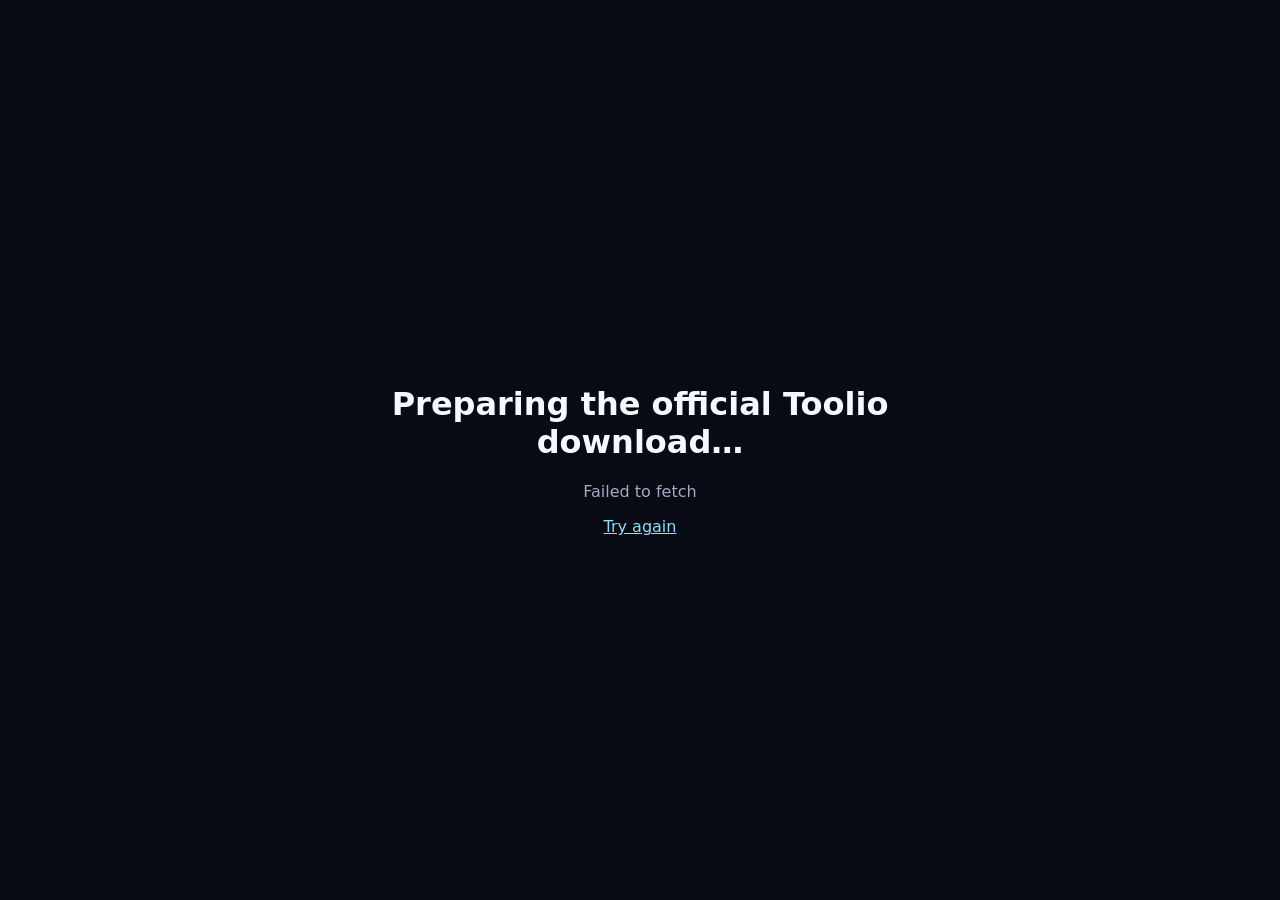
<file: website/download/index.html>
<!doctype html>
<html lang="en">
<head>
  <meta charset="utf-8">
  <meta name="viewport" content="width=device-width,initial-scale=1">
  <meta http-equiv="Content-Security-Policy" content="default-src 'self'; script-src 'self'; connect-src https://bhbvzkogznvejhfrveqb.supabase.co; style-src 'unsafe-inline'; base-uri 'none'; object-src 'none'">
  <title>Download Toolio</title>
</head>
<body style="margin:0;min-height:100vh;display:grid;place-items:center;background:#080b14;color:#f7f8ff;font-family:system-ui,sans-serif">
  <main style="max-width:520px;padding:32px;text-align:center"><h1>Preparing the official Toolio download…</h1><p id="status" style="color:#a4abc0">Checking the release URL and integrity information.</p><a id="retry" href="index.html" hidden style="color:#8ddfff">Try again</a></main>
  <script src="app.js"></script>
</body>
</html>
</file>
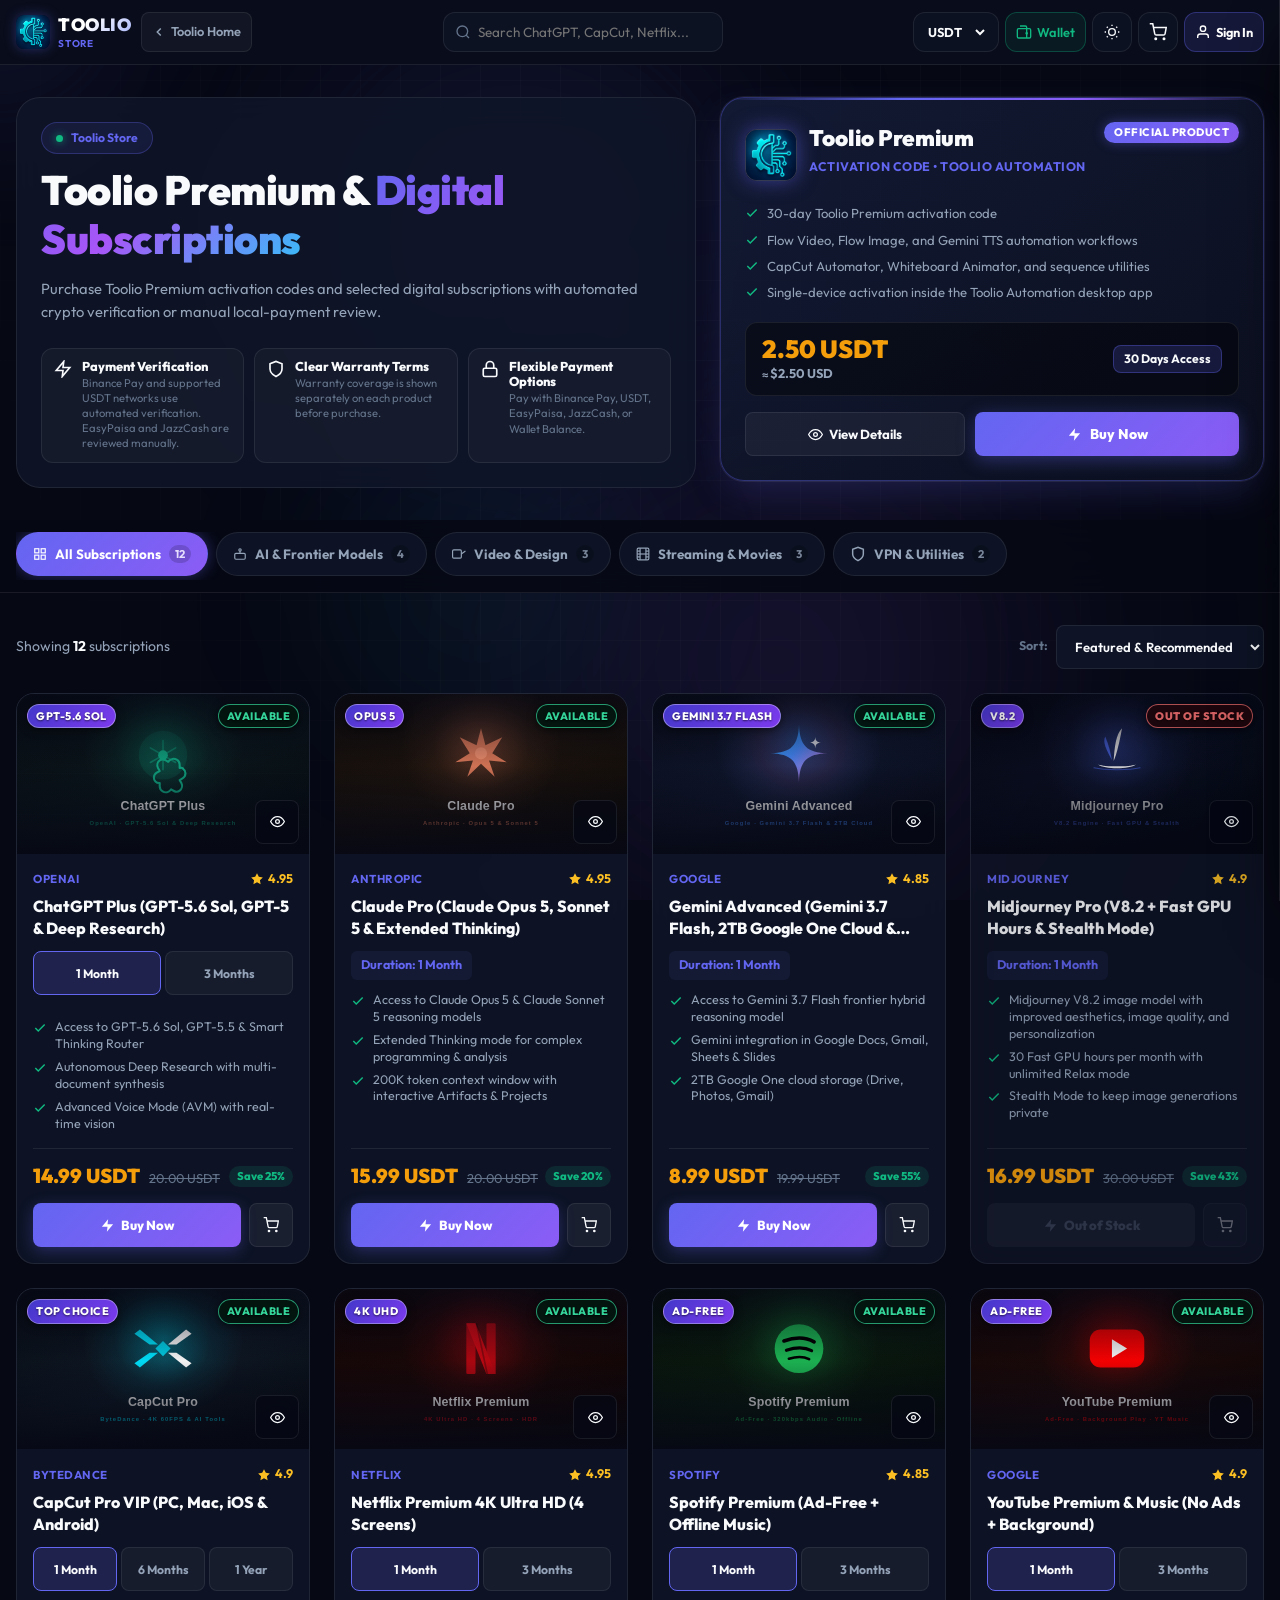
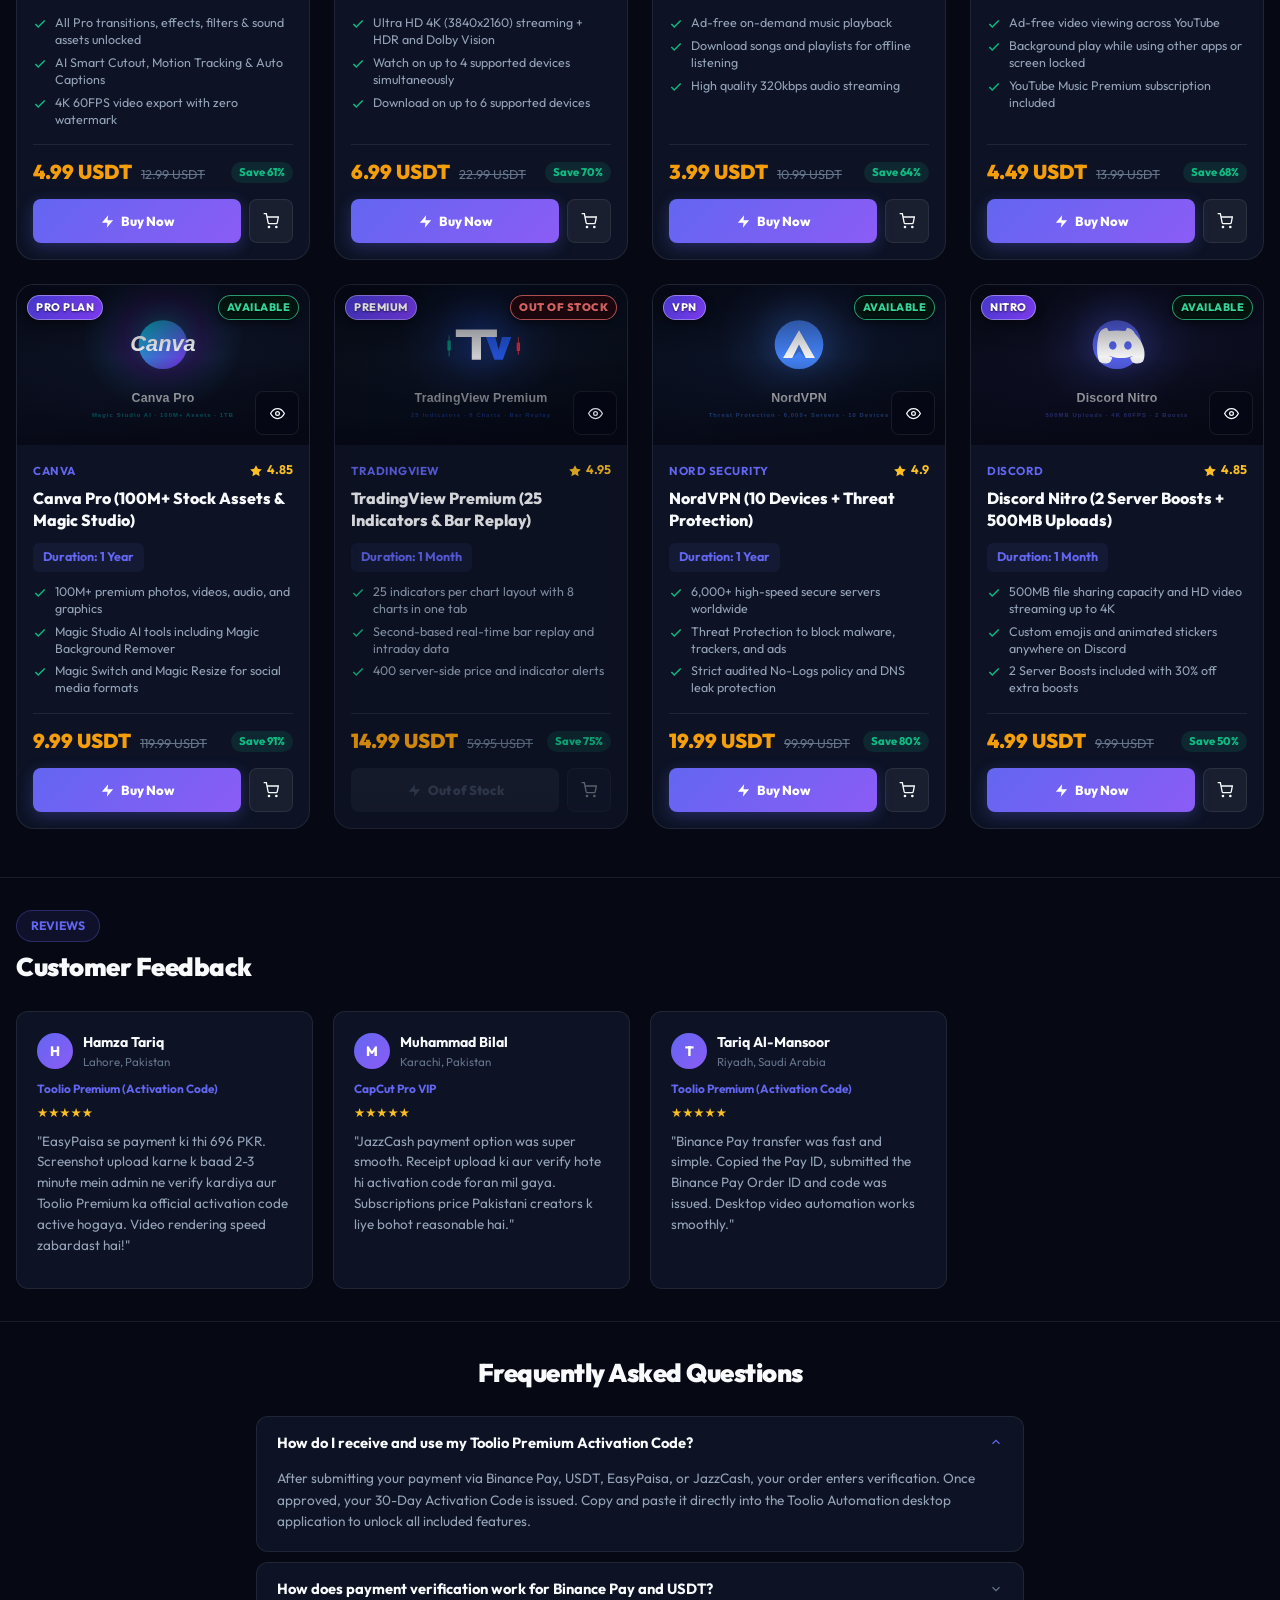
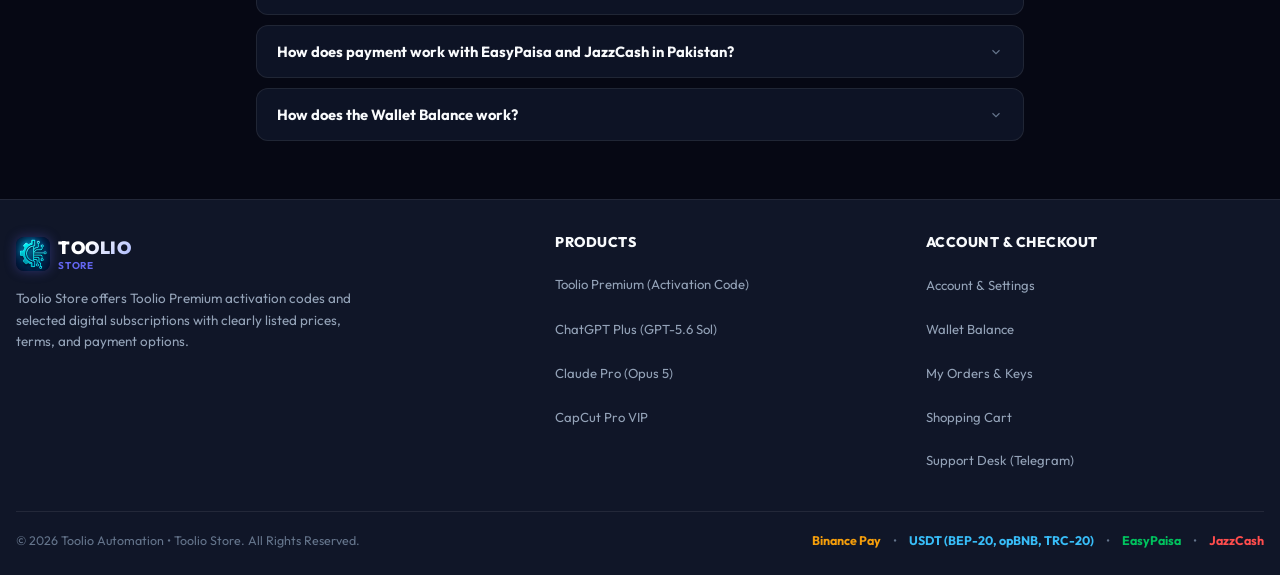
<file: website/store/index.html>
<!DOCTYPE html>
<html lang="en" data-theme="dark">
<head>
  <meta charset="UTF-8" />
  <meta name="viewport" content="width=device-width, initial-scale=1.0" />
  <title>Toolio Store | Toolio Premium & Digital Subscriptions</title>
  <meta name="description" content="Shop Toolio Premium activation codes and selected digital subscriptions with Binance Pay, USDT, EasyPaisa, JazzCash, and Wallet Balance." />

  <!-- Favicon -->
  <link rel="icon" type="image/png" href="../assets/images/toolio-automation-logo.png" />

  <!-- CSS Stylesheet -->
  <link rel="stylesheet" href="css/style.css" />
</head>
<body>

  <!-- Ambient Glow Background Effects -->
  <div class="ambient-glow">
    <div class="glow-orb-1"></div>
    <div class="glow-orb-2"></div>
    <div class="glow-orb-3"></div>
    <div class="ambient-grid"></div>
  </div>

  <!-- Cursor Spotlight -->
  <div class="cursor-spotlight"></div>

  <!-- Master Glass Header -->
  <header class="main-header">
    <!-- Top Row Navigation -->
    <div class="container nav-wrapper">

      <!-- Brand & Toolio Home Link -->
      <div class="brand-section-left">
        <a href="index.html" class="brand-logo" title="Toolio Store">
          <img src="../assets/images/toolio-automation-logo.png" alt="Toolio Automation" class="brand-logo-img" onerror="this.src='../assets/images/icon.png';" />
          <div class="brand-text-block">
            <span class="brand-title">TOOLIO</span>
            <span class="brand-badge">STORE</span>
          </div>
        </a>

        <a href="../index.html" class="nav-back-link nav-home-desktop-only" title="Return to Main Toolio Page">
          <svg width="14" height="14" viewBox="0 0 24 24" fill="none" stroke="currentColor" stroke-width="2.5"><polyline points="15 18 9 12 15 6"></polyline></svg>
          <span>Toolio Home</span>
        </a>
      </div>

      <!-- Search Bar (Desktop View Only) -->
      <div class="search-container desktop-search-only">
        <div class="search-input-wrapper">
          <span class="search-icon">
            <svg width="16" height="16" viewBox="0 0 24 24" fill="none" stroke="currentColor" stroke-width="2"><circle cx="11" cy="11" r="8"></circle><line x1="21" y1="21" x2="16.65" y2="16.65"></line></svg>
          </span>
          <input type="text" id="search-input" class="search-input" placeholder="Search ChatGPT, CapCut, Netflix..." autocomplete="off" />
          <button type="button" id="search-clear-btn" class="search-clear-btn" aria-label="Clear Search">✕</button>
        </div>
        <div id="search-dropdown" class="search-dropdown"></div>
      </div>

      <!-- Nav Actions (Desktop & Top Row Mobile) -->
      <div class="nav-actions">
        <!-- Currency Dropdown (Visible on Desktop & Mobile) -->
        <div class="nav-btn currency-nav-btn">
          <select id="currency-select" class="currency-select" aria-label="Select Currency">
            <option value="USDT" selected>USDT</option>
            <option value="USD">USD ($)</option>
            <option value="SAR">SAR</option>
            <option value="AED">AED</option>
            <option value="PKR">PKR</option>
            <option value="INR">INR</option>
            <option value="EUR">EUR</option>
            <option value="GBP">GBP</option>
          </select>
        </div>

        <!-- Wallet Button (Desktop Header Only) -->
        <button type="button" class="nav-btn desktop-header-action" style="color: var(--color-success); border-color: rgba(16, 185, 129, 0.3); background: rgba(16, 185, 129, 0.08);" onclick="openWalletModal()" title="Wallet Balance" aria-label="Toolio Wallet Balance">
          <svg width="16" height="16" viewBox="0 0 24 24" fill="none" stroke="currentColor" stroke-width="2"><path d="M20 7H4a2 2 0 0 0-2 2v10a2 2 0 0 0 2 2h16a2 2 0 0 0 2-2V9a2 2 0 0 0-2-2z"></path><path d="M16 21V5a2 2 0 0 0-2-2H6"></path><circle cx="16" cy="14" r="1"></circle></svg>
          <span class="nav-btn-text-hide-mobile" id="wallet-balance-display">Wallet</span>
        </button>

        <!-- Theme Toggle (Desktop Header Only) -->
        <button type="button" id="theme-toggle-btn" class="nav-btn desktop-header-action" title="Toggle Theme" aria-label="Toggle Theme Mode" onclick="toggleTheme()">
          <!-- Injected via JavaScript -->
        </button>

        <!-- Shopping Cart Button (Desktop Header Only) -->
        <button type="button" class="nav-btn desktop-header-action" onclick="openCartDrawer()" title="Shopping Cart" aria-label="Open Shopping Cart Drawer">
          <svg width="18" height="18" viewBox="0 0 24 24" fill="none" stroke="currentColor" stroke-width="2"><circle cx="9" cy="21" r="1"></circle><circle cx="20" cy="21" r="1"></circle><path d="M1 1h4l2.68 13.39a2 2 0 0 0 2 1.61h9.72a2 2 0 0 0 2-1.61L23 6H6"></path></svg>
          <span class="badge-count" id="cart-badge-count" style="display: none;">0</span>
        </button>

        <!-- Sign In Button (Visible in Top Row on Desktop & Mobile) -->
        <button type="button" class="nav-btn btn-signin-nav" onclick="openSignInModal()" title="Sign In" aria-label="Account Sign In">
          <svg width="16" height="16" viewBox="0 0 24 24" fill="none" stroke="currentColor" stroke-width="2"><path d="M20 21v-2a4 4 0 0 0-4-4H8a4 4 0 0 0-4 4v2"></path><circle cx="12" cy="7" r="4"></circle></svg>
          <span class="nav-btn-text-hide-mobile">Sign In</span>
        </button>
      </div>
    </div>

    <!-- Second Row on Mobile: Toolio Home Button (Left) + Search Input (Right) -->
    <div class="mobile-header-search-bar">
      <div class="container mobile-search-row-flex">
        <a href="../index.html" class="mobile-nav-home-btn" title="Return to Main Toolio Page" aria-label="Return to Main Toolio Page">
          <svg width="13" height="13" viewBox="0 0 24 24" fill="none" stroke="currentColor" stroke-width="2.5" aria-hidden="true"><polyline points="15 18 9 12 15 6"></polyline></svg>
          <span>Toolio Home</span>
        </a>
        <div class="mobile-search-input-box">
          <svg width="16" height="16" viewBox="0 0 24 24" fill="none" stroke="currentColor" stroke-width="2" style="color: var(--text-muted);"><circle cx="11" cy="11" r="8"></circle><line x1="21" y1="21" x2="16.65" y2="16.65"></line></svg>
          <input type="text" id="mobile-search-input" class="mobile-search-input" placeholder="Search subscriptions..." autocomplete="off" />
          <button type="button" id="mobile-search-clear-btn" class="search-clear-btn" aria-label="Clear Mobile Search">✕</button>
        </div>
      </div>
    </div>
  </header>

  <!-- Main Body Content -->
  <main class="main-content-wrap">
    <!-- Hero Section: Left Intro & Right Toolio Premium Featured Card -->
    <section class="hero-section">
      <div class="container">

        <div class="hero-two-column-grid">
          <!-- Left Column: Sleek Brand Hero & Trust Badges (Desktop & Tablet) -->
          <div class="hero-left-box desktop-hero-left-box">
            <div class="hero-pill">
              <span class="hero-pill-dot"></span>
              <span>Toolio Store</span>
            </div>

            <h1 class="hero-title">
              Toolio Premium & <span class="hero-highlight">Digital Subscriptions</span>
            </h1>

            <p class="hero-description">
              Purchase Toolio Premium activation codes and selected digital subscriptions with automated crypto verification or manual local-payment review.
            </p>

            <!-- Sleek Trust Badges Grid -->
            <div class="hero-trust-badges">
              <div class="trust-badge-item">
                <div class="trust-badge-icon">
                  <svg width="18" height="18" viewBox="0 0 24 24" fill="none" stroke="currentColor" stroke-width="2.2"><polygon points="13 2 3 14 12 14 11 22 21 10 12 10 13 2"></polygon></svg>
                </div>
                <div>
                  <div class="trust-badge-title">Payment Verification</div>
                  <div class="trust-badge-desc">Binance Pay and supported USDT networks use automated verification. EasyPaisa and JazzCash are reviewed manually.</div>
                </div>
              </div>

              <div class="trust-badge-item">
                <div class="trust-badge-icon">
                  <svg width="18" height="18" viewBox="0 0 24 24" fill="none" stroke="currentColor" stroke-width="2.2"><path d="M12 22s8-4 8-10V5l-8-3-8 3v7c0 6 8 10 8 10z"></path></svg>
                </div>
                <div>
                  <div class="trust-badge-title">Clear Warranty Terms</div>
                  <div class="trust-badge-desc">Warranty coverage is shown separately on each product before purchase.</div>
                </div>
              </div>

              <div class="trust-badge-item">
                <div class="trust-badge-icon">
                  <svg width="18" height="18" viewBox="0 0 24 24" fill="none" stroke="currentColor" stroke-width="2.2"><rect x="3" y="11" width="18" height="11" rx="2" ry="2"></rect><path d="M7 11V7a5 5 0 0 1 10 0v4"></path></svg>
                </div>
                <div>
                  <div class="trust-badge-title">Flexible Payment Options</div>
                  <div class="trust-badge-desc">Pay with Binance Pay, USDT, EasyPaisa, JazzCash, or Wallet Balance.</div>
                </div>
              </div>
            </div>
          </div>

          <!-- Right Column: Featured Toolio Premium Card Slot (Shown first on mobile) -->
          <div id="hero-featured-product-slot">
            <!-- Injected dynamically via JavaScript -->
          </div>
        </div>

        <!-- Collapsed Store Info Disclosure (< 600px phone widths only) -->
        <details class="mobile-store-info-details mobile-hero-disclosure-only">
          <summary class="mobile-store-info-summary">
            <span>Store Information & Payment Details</span>
            <svg width="14" height="14" viewBox="0 0 24 24" fill="none" stroke="currentColor" stroke-width="2"><polyline points="6 9 12 15 18 9"></polyline></svg>
          </summary>
          <div class="mobile-store-info-content">
            <h2 style="font-size: 1rem; font-weight: 800; color: var(--text-main); margin-bottom: 6px;">
              Toolio Premium & Digital Subscriptions
            </h2>
            <p style="font-size: 0.8rem; color: var(--text-secondary); line-height: 1.5; margin-bottom: 12px;">
              Purchase Toolio Premium activation codes and selected digital subscriptions with automated crypto verification or manual local-payment review.
            </p>
            <div class="hero-trust-badges" style="grid-template-columns: 1fr; gap: 8px;">
              <div class="trust-badge-item">
                <div class="trust-badge-icon">
                  <svg width="16" height="16" viewBox="0 0 24 24" fill="none" stroke="currentColor" stroke-width="2.2"><polygon points="13 2 3 14 12 14 11 22 21 10 12 10 13 2"></polygon></svg>
                </div>
                <div>
                  <div class="trust-badge-title">Payment Verification</div>
                  <div class="trust-badge-desc">Binance Pay and supported USDT networks use automated verification. EasyPaisa and JazzCash are reviewed manually.</div>
                </div>
              </div>
              <div class="trust-badge-item">
                <div class="trust-badge-icon">
                  <svg width="16" height="16" viewBox="0 0 24 24" fill="none" stroke="currentColor" stroke-width="2.2"><path d="M12 22s8-4 8-10V5l-8-3-8 3v7c0 6 8 10 8 10z"></path></svg>
                </div>
                <div>
                  <div class="trust-badge-title">Clear Warranty Terms</div>
                  <div class="trust-badge-desc">Warranty coverage is shown separately on each product before purchase.</div>
                </div>
              </div>
              <div class="trust-badge-item">
                <div class="trust-badge-icon">
                  <svg width="16" height="16" viewBox="0 0 24 24" fill="none" stroke="currentColor" stroke-width="2.2"><rect x="3" y="11" width="18" height="11" rx="2" ry="2"></rect><path d="M7 11V7a5 5 0 0 1 10 0v4"></path></svg>
                </div>
                <div>
                  <div class="trust-badge-title">Flexible Payment Options</div>
                  <div class="trust-badge-desc">Pay with Binance Pay, USDT, EasyPaisa, JazzCash, or Wallet Balance.</div>
                </div>
              </div>
            </div>
          </div>
        </details>

      </div>
    </section>

    <!-- Categories Navigation Bar -->
    <nav class="categories-nav-section" aria-label="Subscription Categories">
      <div class="container">
        <div class="category-pills-bar" id="category-pills">
          <!-- Injected dynamically via JavaScript -->
        </div>
      </div>
    </nav>

    <!-- Products Catalog Section -->
    <section class="catalog-section" id="catalog">
      <div class="container">

        <div class="catalog-toolbar">
          <div class="catalog-count-text" id="product-count-display">
            Showing <strong>12</strong> subscriptions
          </div>

          <div class="sort-select-wrapper">
            <span style="font-size: 0.78rem; color: var(--text-muted); font-weight: 700;">Sort:</span>
            <select id="sort-select" class="sort-select" aria-label="Sort Orders">
              <option value="featured">Featured & Recommended</option>
              <option value="price-asc">Price: Low to High</option>
              <option value="price-desc">Price: High to Low</option>
              <option value="rating">Highest Customer Rating</option>
            </select>
          </div>
        </div>

        <!-- Products Grid (2 columns on mobile/tablet from 390px to 1024px) -->
        <div class="products-grid" id="products-grid">
          <!-- Injected dynamically via JavaScript -->
        </div>

      </div>
    </section>

    <!-- Reviews Section (Preserved Exact 3 Reviews) -->
    <section class="reviews-section" id="reviews">
      <div class="container">
        <div style="margin-bottom: var(--space-6);">
          <div class="hero-pill" style="margin-bottom: 6px;">
            <span>REVIEWS</span>
          </div>
          <h2 style="font-size: 1.6rem; font-weight: 900; letter-spacing: -0.5px;">Customer Feedback</h2>
        </div>

        <div class="reviews-grid" id="reviews-grid-container">
          <!-- Injected dynamically via JavaScript -->
        </div>
      </div>
    </section>

    <!-- FAQ Accordion Section -->
    <section class="faq-section">
      <div class="container" style="max-width: 800px;">
        <div style="text-align: center; margin-bottom: var(--space-6);">
          <h2 style="font-size: 1.6rem; font-weight: 900; letter-spacing: -0.5px;">Frequently Asked Questions</h2>
        </div>

        <div id="faq-accordion-container">
          <!-- Injected dynamically via JavaScript -->
        </div>
      </div>
    </section>
  </main>

  <!-- Master Footer -->
  <footer class="main-footer">
    <div class="container">

      <div class="footer-grid">
        <div>
          <div class="brand-logo" style="margin-bottom: 12px;">
            <img src="../assets/images/toolio-automation-logo.png" alt="Toolio Automation" class="brand-logo-img" />
            <div class="brand-text-block">
              <span class="brand-title">TOOLIO</span>
              <span class="brand-badge">STORE</span>
            </div>
          </div>
          <p style="font-size: 0.84rem; color: var(--text-secondary); line-height: 1.6; max-width: 360px;">
            Toolio Store offers Toolio Premium activation codes and selected digital subscriptions with clearly listed prices, terms, and payment options.
          </p>
        </div>

        <div>
          <h4 class="footer-title">Products</h4>
          <ul class="footer-links-list">
            <li><a href="product.html?product=toolio-premium" class="footer-link">Toolio Premium (Activation Code)</a></li>
            <li><button type="button" class="footer-btn-link" onclick="openQuickView('sub-chatgpt')">ChatGPT Plus (GPT-5.6 Sol)</button></li>
            <li><button type="button" class="footer-btn-link" onclick="openQuickView('sub-claude')">Claude Pro (Opus 5)</button></li>
            <li><button type="button" class="footer-btn-link" onclick="openQuickView('sub-capcut')">CapCut Pro VIP</button></li>
          </ul>
        </div>

        <div>
          <h4 class="footer-title">Account & Checkout</h4>
          <ul class="footer-links-list">
            <li><button type="button" class="footer-btn-link" onclick="openAccountModal()">Account & Settings</button></li>
            <li><button type="button" class="footer-btn-link" onclick="openWalletModal()">Wallet Balance</button></li>
            <li><button type="button" class="footer-btn-link" onclick="openMyOrdersModal()">My Orders & Keys</button></li>
            <li><button type="button" class="footer-btn-link" onclick="openCartDrawer()">Shopping Cart</button></li>
            <li><a href="https://t.me/toolio_support" target="_blank" rel="noopener noreferrer" class="footer-link">Support Desk (Telegram)</a></li>
          </ul>
        </div>
      </div>

      <div class="footer-bottom-bar">
        <div>© 2026 Toolio Automation • Toolio Store. All Rights Reserved.</div>
        <div style="display: flex; gap: 12px; align-items: center; flex-wrap: wrap;">
          <span style="color: var(--color-binance); font-weight: 700;">Binance Pay</span>
          <span>•</span>
          <span style="color: var(--color-accent-blue); font-weight: 700;">USDT (BEP-20, opBNB, TRC-20)</span>
          <span>•</span>
          <span style="color: #00C25E; font-weight: 700;">EasyPaisa</span>
          <span>•</span>
          <span style="color: #FF4D4D; font-weight: 700;">JazzCash</span>
        </div>
      </div>

    </div>
  </footer>

  <!-- ==========================================================================
       Fixed Mobile Bottom Navigation Dock (5 Items, 44x44px Targets, Safe Area)
       ========================================================================== -->
  <nav class="mobile-bottom-dock" aria-label="Mobile Navigation Dock">
    <a href="index.html#catalog" class="dock-item active" id="dock-item-store" onclick="activateDockTab('store')">
      <svg width="20" height="20" viewBox="0 0 24 24" fill="none" stroke="currentColor" stroke-width="2"><path d="M3 9l9-7 9 7v11a2 2 0 0 1-2 2H5a2 2 0 0 1-2-2z"></path><polyline points="9 22 9 12 15 12 15 22"></polyline></svg>
      <span>Store</span>
    </a>
    <button type="button" class="dock-item" onclick="openWalletModal()" aria-label="Toolio Wallet">
      <svg width="20" height="20" viewBox="0 0 24 24" fill="none" stroke="currentColor" stroke-width="2"><path d="M20 7H4a2 2 0 0 0-2 2v10a2 2 0 0 0 2 2h16a2 2 0 0 0 2-2V9a2 2 0 0 0-2-2z"></path><path d="M16 21V5a2 2 0 0 0-2-2H6"></path><circle cx="16" cy="14" r="1"></circle></svg>
      <span>Wallet</span>
    </button>
    <button type="button" class="dock-item" onclick="openMyOrdersModal()" aria-label="My Orders and Keys">
      <svg width="20" height="20" viewBox="0 0 24 24" fill="none" stroke="currentColor" stroke-width="2"><rect x="3" y="4" width="18" height="18" rx="2" ry="2"></rect><line x1="16" y1="2" x2="16" y2="6"></line><line x1="8" y1="2" x2="8" y2="6"></line><line x1="3" y1="10" x2="21" y2="10"></line></svg>
      <span>My Orders</span>
    </button>
    <button type="button" class="dock-item" onclick="openAccountModal()" aria-label="Account and Settings">
      <svg width="20" height="20" viewBox="0 0 24 24" fill="none" stroke="currentColor" stroke-width="2"><path d="M20 21v-2a4 4 0 0 0-4-4H8a4 4 0 0 0-4 4v2"></path><circle cx="12" cy="7" r="4"></circle></svg>
      <span>Account</span>
    </button>
    <button type="button" class="dock-item" onclick="openCartDrawer()" aria-label="Shopping Cart" style="position: relative;">
      <svg width="20" height="20" viewBox="0 0 24 24" fill="none" stroke="currentColor" stroke-width="2"><circle cx="9" cy="21" r="1"></circle><circle cx="20" cy="21" r="1"></circle><path d="M1 1h4l2.68 13.39a2 2 0 0 0 2 1.61h9.72a2 2 0 0 0 2-1.61L23 6H6"></path></svg>
      <span>Cart</span>
      <span class="badge-count" id="mobile-dock-cart-badge" style="display: none;">0</span>
    </button>
  </nav>

  <!-- ==========================================================================
       Modals & Drawers
       ========================================================================== -->

  <!-- Quick View Modal -->
  <div class="crypto-modal-overlay" id="quickview-modal" onclick="if(event.target===this)closeQuickView()">
    <div class="crypto-modal-card" role="dialog" aria-modal="true" aria-labelledby="quickview-title" style="max-width: 600px;">
      <div class="crypto-modal-header">
        <div class="crypto-modal-title" id="quickview-title">Product Details</div>
        <button type="button" class="modal-close-btn" aria-label="Close Product Details" onclick="closeQuickView()">✕</button>
      </div>
      <div class="crypto-modal-body" id="quickview-content"></div>
    </div>
  </div>

  <!-- Unified Checkout Modal -->
  <div class="crypto-modal-overlay" id="crypto-modal" onclick="if(event.target===this)closeCheckoutModal()"></div>

  <!-- Wallet Modal -->
  <div class="crypto-modal-overlay" id="wallet-modal" onclick="if(event.target===this)closeWalletModal()">
    <div class="crypto-modal-card" role="dialog" aria-modal="true" aria-labelledby="wallet-modal-heading" style="max-width: 460px;">
      <div class="crypto-modal-header">
        <div class="crypto-modal-title" id="wallet-modal-heading">
          <svg width="18" height="18" viewBox="0 0 24 24" fill="none" stroke="currentColor" stroke-width="2"><path d="M20 7H4a2 2 0 0 0-2 2v10a2 2 0 0 0 2 2h16a2 2 0 0 0 2-2V9a2 2 0 0 0-2-2z"></path><path d="M16 21V5a2 2 0 0 0-2-2H6"></path><circle cx="16" cy="14" r="1"></circle></svg>
          <span>Toolio Store Wallet</span>
        </div>
        <button type="button" class="modal-close-btn" aria-label="Close Wallet Modal" onclick="closeWalletModal()">✕</button>
      </div>
      <div class="crypto-modal-body" id="wallet-modal-body"></div>
    </div>
  </div>

  <!-- Slide-over Cart Drawer -->
  <div class="cart-drawer-overlay" id="cart-drawer-overlay" onclick="closeCartDrawer()"></div>
  <aside class="cart-drawer" id="cart-drawer" aria-label="Shopping Cart Drawer">
    <div class="cart-drawer-header">
      <div style="font-weight: 800; font-size: 1rem; display: flex; align-items: center; gap: 8px;">
        <svg width="18" height="18" viewBox="0 0 24 24" fill="none" stroke="currentColor" stroke-width="2"><circle cx="9" cy="21" r="1"></circle><circle cx="20" cy="21" r="1"></circle><path d="M1 1h4l2.68 13.39a2 2 0 0 0 2 1.61h9.72a2 2 0 0 0 2-1.61L23 6H6"></path></svg>
        <span>Your Shopping Cart</span>
      </div>
      <button type="button" class="modal-close-btn" aria-label="Close Shopping Cart" onclick="closeCartDrawer()">✕</button>
    </div>

    <div class="cart-items-list" id="cart-items-list"></div>

    <div class="cart-drawer-footer">
      <div class="cart-summary-row">
        <span>Subtotal</span>
        <span id="cart-subtotal">$0.00 USD</span>
      </div>
      <div class="cart-summary-row">
        <span>Discount</span>
        <span id="cart-discount" style="color: var(--color-success);">$0.00 USD</span>
      </div>
      <div class="cart-summary-row total">
        <span>Total</span>
        <span class="total-amount" id="cart-total">$0.00 USD</span>
      </div>

      <button type="button" class="btn-primary-crypto" style="width: 100%; margin-top: 14px;" id="cart-checkout-btn" onclick="checkoutFromCart()">
        <span>Proceed to Checkout</span>
      </button>
    </div>
  </aside>

  <!-- Toast Notification Stack -->
  <div class="toast-container" id="toast-container" aria-live="polite"></div>

  <!-- JavaScript Modules -->
  <script src="../assets/js/toolio-auth-loader.js"></script>
  <script src="js/data.js"></script>
  <script src="js/app.js"></script>
</body>
</html>
</file>
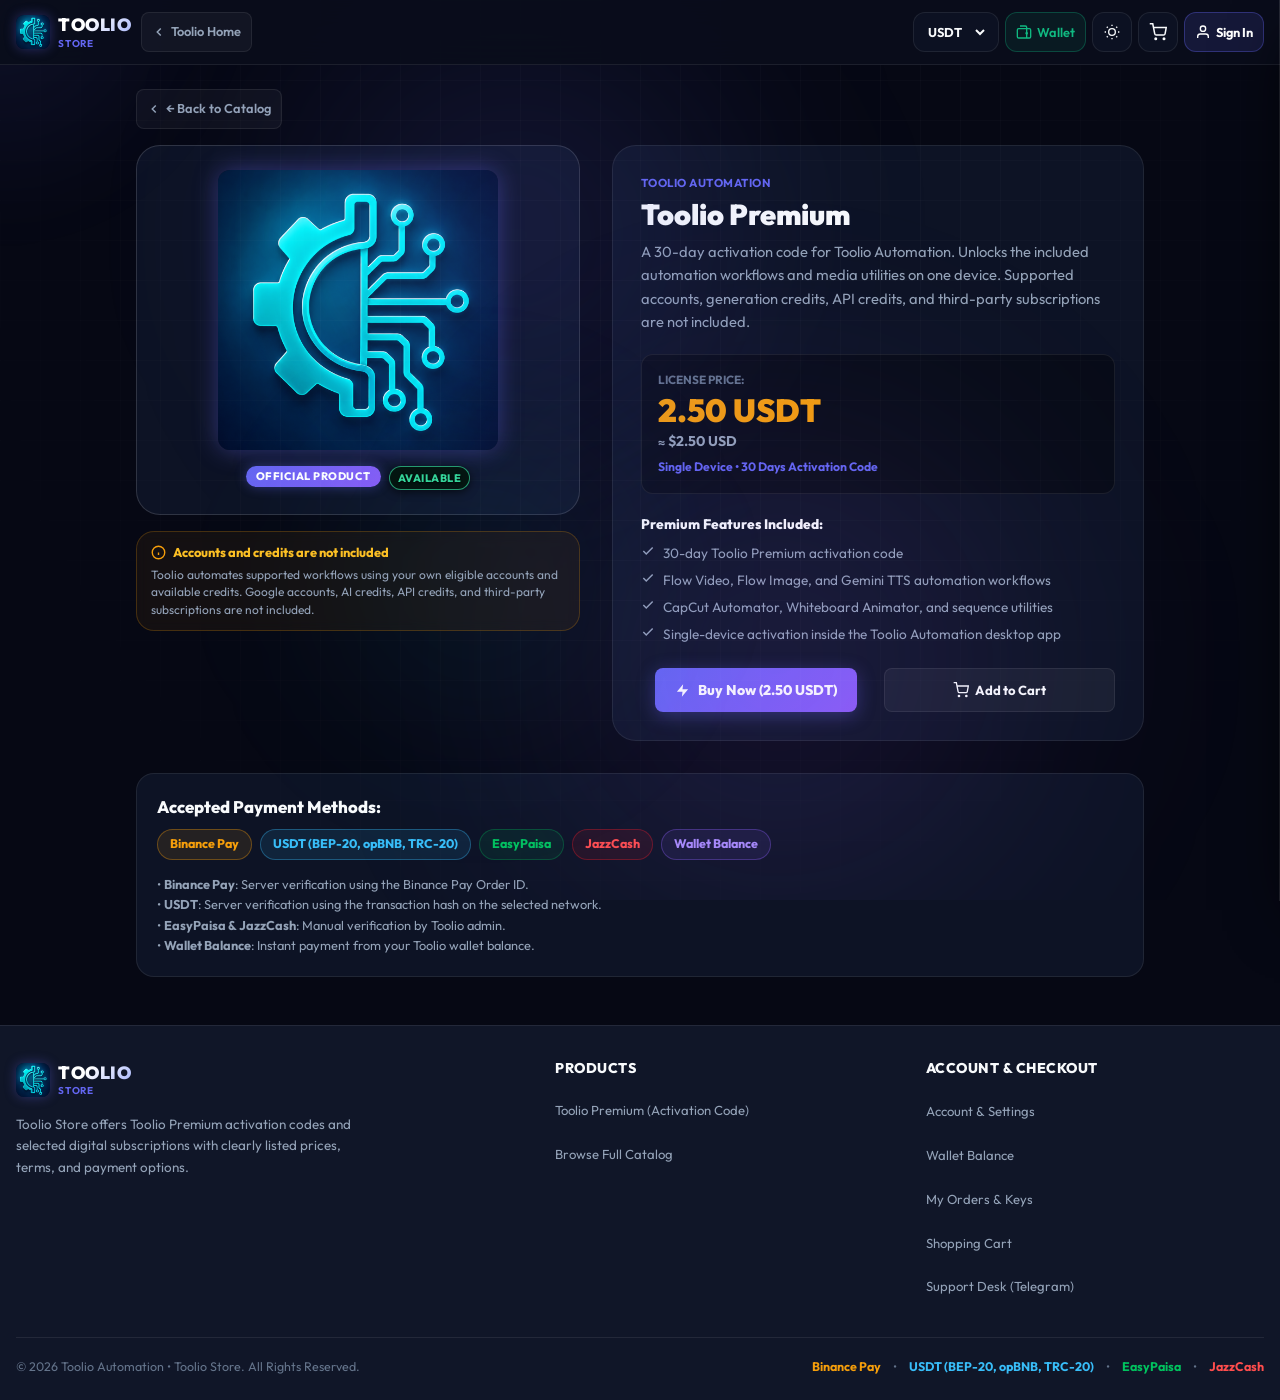
<file: website/store/product.html>
<!DOCTYPE html>
<html lang="en" data-theme="dark">
<head>
  <meta charset="UTF-8" />
  <meta name="viewport" content="width=device-width, initial-scale=1.0" />
  <title>Toolio Premium (Activation Code) | Toolio Store</title>
  <meta name="description" content="Get a 30-day Toolio Premium activation code for the Toolio Automation desktop app. Supported accounts, generation credits, API credits, and third-party subscriptions are not included." />
  
  <!-- Favicon -->
  <link rel="icon" type="image/png" href="../assets/images/toolio-automation-logo.png" />
  
  <!-- CSS Stylesheet -->
  <link rel="stylesheet" href="css/style.css" />
</head>
<body>

  <!-- Ambient Glow Background Effects -->
  <div class="ambient-glow">
    <div class="glow-orb-1"></div>
    <div class="glow-orb-2"></div>
    <div class="glow-orb-3"></div>
    <div class="ambient-grid"></div>
  </div>

  <!-- Cursor Spotlight -->
  <div class="cursor-spotlight"></div>

  <!-- Master Glass Header -->
  <header class="main-header">
    <div class="container nav-wrapper">
      
      <!-- Brand & Toolio Home Link -->
      <div class="brand-section-left">
        <a href="index.html" class="brand-logo" title="Toolio Store">
          <img src="../assets/images/toolio-automation-logo.png" alt="Toolio Automation" class="brand-logo-img" onerror="this.src='../assets/images/icon.png';" />
          <div class="brand-text-block">
            <span class="brand-title">TOOLIO</span>
            <span class="brand-badge">STORE</span>
          </div>
        </a>

        <a href="../index.html" class="nav-back-link nav-home-desktop-only" title="Return to Main Toolio Page">
          <svg width="14" height="14" viewBox="0 0 24 24" fill="none" stroke="currentColor" stroke-width="2.5"><polyline points="15 18 9 12 15 6"></polyline></svg>
          <span>Toolio Home</span>
        </a>
      </div>

      <!-- Nav Actions (Desktop & Top Row Mobile) -->
      <div class="nav-actions">
        <!-- Currency Dropdown -->
        <div class="nav-btn currency-nav-btn">
          <select id="currency-select" class="currency-select" aria-label="Select Currency">
            <option value="USDT" selected>USDT</option>
            <option value="USD">USD ($)</option>
            <option value="SAR">SAR</option>
            <option value="AED">AED</option>
            <option value="PKR">PKR</option>
            <option value="INR">INR</option>
            <option value="EUR">EUR</option>
            <option value="GBP">GBP</option>
          </select>
        </div>

        <!-- Wallet Button (Desktop Header Only) -->
        <button type="button" class="nav-btn desktop-header-action" style="color: var(--color-success); border-color: rgba(16, 185, 129, 0.3); background: rgba(16, 185, 129, 0.08);" onclick="openWalletModal()" title="Wallet Balance" aria-label="Toolio Wallet Balance">
          <svg width="16" height="16" viewBox="0 0 24 24" fill="none" stroke="currentColor" stroke-width="2"><path d="M20 7H4a2 2 0 0 0-2 2v10a2 2 0 0 0 2 2h16a2 2 0 0 0 2-2V9a2 2 0 0 0-2-2z"></path><path d="M16 21V5a2 2 0 0 0-2-2H6"></path><circle cx="16" cy="14" r="1"></circle></svg>
          <span class="nav-btn-text-hide-mobile" id="wallet-balance-display">Wallet</span>
        </button>

        <!-- Theme Toggle (Desktop Header Only) -->
        <button type="button" id="theme-toggle-btn" class="nav-btn desktop-header-action" title="Toggle Theme" aria-label="Toggle Theme Mode" onclick="toggleTheme()">
          <!-- Injected via JavaScript -->
        </button>

        <!-- Shopping Cart Button (Desktop Header Only) -->
        <button type="button" class="nav-btn desktop-header-action" onclick="openCartDrawer()" title="Shopping Cart" aria-label="Open Shopping Cart Drawer">
          <svg width="18" height="18" viewBox="0 0 24 24" fill="none" stroke="currentColor" stroke-width="2"><circle cx="9" cy="21" r="1"></circle><circle cx="20" cy="21" r="1"></circle><path d="M1 1h4l2.68 13.39a2 2 0 0 0 2 1.61h9.72a2 2 0 0 0 2-1.61L23 6H6"></path></svg>
          <span class="badge-count" id="cart-badge-count" style="display: none;">0</span>
        </button>

        <!-- Sign In Button (Visible on Desktop & Mobile Top Row) -->
        <button type="button" class="nav-btn btn-signin-nav" onclick="openSignInModal()" title="Sign In" aria-label="Account Sign In">
          <svg width="16" height="16" viewBox="0 0 24 24" fill="none" stroke="currentColor" stroke-width="2"><path d="M20 21v-2a4 4 0 0 0-4-4H8a4 4 0 0 0-4 4v2"></path><circle cx="12" cy="7" r="4"></circle></svg>
          <span class="nav-btn-text-hide-mobile">Sign In</span>
        </button>
      </div>
    </div>

    <!-- Mobile Utility Navigation: Toolio Home Link (< 600px) -->
    <div class="mobile-store-utility-bar">
      <div class="container">
        <a href="../index.html" class="mobile-nav-home-link" title="Return to Main Toolio Page">
          <svg width="14" height="14" viewBox="0 0 24 24" fill="none" stroke="currentColor" stroke-width="2.5" aria-hidden="true"><polyline points="15 18 9 12 15 6"></polyline></svg>
          <span>Toolio Home</span>
        </a>
      </div>
    </div>
  </header>

  <!-- Main Product Detail View -->
  <main class="main-content-wrap" style="padding: var(--space-6) 0 var(--space-12);">
    <div class="container" style="max-width: 1040px;">
      
      <!-- Back Navigation Breadcrumb -->
      <div style="margin-bottom: 16px;">
        <a href="index.html" class="nav-back-link" style="display: inline-flex;">
          <svg width="14" height="14" viewBox="0 0 24 24" fill="none" stroke="currentColor" stroke-width="2.5"><polyline points="15 18 9 12 15 6"></polyline></svg>
          <span>← Back to Catalog</span>
        </a>
      </div>

      <!-- Injected Detail Card -->
      <div id="product-page-detail-container"></div>

      <!-- Payment Gateways Accepted -->
      <div style="margin-top: 32px; background: var(--bg-card); border: 1px solid var(--border-subtle); border-radius: var(--radius-lg); padding: 20px;">
        <h3 style="font-size: 1.05rem; font-weight: 800; color: var(--text-main); margin-bottom: 10px;">Accepted Payment Methods:</h3>
        <div class="hero-payment-chips" style="margin-bottom: 14px;">
          <span class="payment-method-chip binance">Binance Pay</span>
          <span class="payment-method-chip usdt">USDT (BEP-20, opBNB, TRC-20)</span>
          <span class="payment-method-chip easypaisa">EasyPaisa</span>
          <span class="payment-method-chip jazzcash">JazzCash</span>
          <span class="payment-method-chip wallet">Wallet Balance</span>
        </div>
        <div style="font-size: 0.8rem; color: var(--text-secondary); line-height: 1.6;">
          • <strong>Binance Pay</strong>: Server verification using the Binance Pay Order ID.<br />
          • <strong>USDT</strong>: Server verification using the transaction hash on the selected network.<br />
          • <strong>EasyPaisa & JazzCash</strong>: Manual verification by Toolio admin.<br />
          • <strong>Wallet Balance</strong>: Instant payment from your Toolio wallet balance.
        </div>
      </div>

    </div>
  </main>

  <!-- Master Footer -->
  <footer class="main-footer">
    <div class="container">
      <div class="footer-grid">
        <div>
          <div class="brand-logo" style="margin-bottom: 12px;">
            <img src="../assets/images/toolio-automation-logo.png" alt="Toolio Automation" class="brand-logo-img" />
            <div class="brand-text-block">
              <span class="brand-title">TOOLIO</span>
              <span class="brand-badge">STORE</span>
            </div>
          </div>
          <p style="font-size: 0.84rem; color: var(--text-secondary); line-height: 1.6; max-width: 360px;">
            Toolio Store offers Toolio Premium activation codes and selected digital subscriptions with clearly listed prices, terms, and payment options.
          </p>
        </div>

        <div>
          <h4 class="footer-title">Products</h4>
          <ul class="footer-links-list">
            <li><a href="product.html?product=toolio-premium" class="footer-link">Toolio Premium (Activation Code)</a></li>
            <li><a href="index.html#catalog" class="footer-link">Browse Full Catalog</a></li>
          </ul>
        </div>

        <div>
          <h4 class="footer-title">Account & Checkout</h4>
          <ul class="footer-links-list">
            <li><button type="button" class="footer-btn-link" onclick="openAccountModal()">Account & Settings</button></li>
            <li><button type="button" class="footer-btn-link" onclick="openWalletModal()">Wallet Balance</button></li>
            <li><button type="button" class="footer-btn-link" onclick="openMyOrdersModal()">My Orders & Keys</button></li>
            <li><button type="button" class="footer-btn-link" onclick="openCartDrawer()">Shopping Cart</button></li>
            <li><a href="https://t.me/toolio_support" target="_blank" rel="noopener noreferrer" class="footer-link">Support Desk (Telegram)</a></li>
          </ul>
        </div>
      </div>

      <div class="footer-bottom-bar">
        <div>© 2026 Toolio Automation • Toolio Store. All Rights Reserved.</div>
        <div style="display: flex; gap: 12px; align-items: center; flex-wrap: wrap;">
          <span style="color: var(--color-binance); font-weight: 700;">Binance Pay</span>
          <span>•</span>
          <span style="color: var(--color-accent-blue); font-weight: 700;">USDT (BEP-20, opBNB, TRC-20)</span>
          <span>•</span>
          <span style="color: #00C25E; font-weight: 700;">EasyPaisa</span>
          <span>•</span>
          <span style="color: #FF4D4D; font-weight: 700;">JazzCash</span>
        </div>
      </div>
    </div>
  </footer>

  <!-- Fixed Mobile Bottom Navigation Dock (< 600px) -->
  <nav class="mobile-bottom-dock" aria-label="Mobile Navigation Dock">
    <a href="index.html#catalog" class="dock-item">
      <svg width="20" height="20" viewBox="0 0 24 24" fill="none" stroke="currentColor" stroke-width="2"><path d="M3 9l9-7 9 7v11a2 2 0 0 1-2 2H5a2 2 0 0 1-2-2z"></path><polyline points="9 22 9 12 15 12 15 22"></polyline></svg>
      <span>Store</span>
    </a>
    <button type="button" class="dock-item" onclick="openWalletModal()" aria-label="Toolio Wallet">
      <svg width="20" height="20" viewBox="0 0 24 24" fill="none" stroke="currentColor" stroke-width="2"><path d="M20 7H4a2 2 0 0 0-2 2v10a2 2 0 0 0 2 2h16a2 2 0 0 0 2-2V9a2 2 0 0 0-2-2z"></path><path d="M16 21V5a2 2 0 0 0-2-2H6"></path><circle cx="16" cy="14" r="1"></circle></svg>
      <span>Wallet</span>
    </button>
    <button type="button" class="dock-item" onclick="openMyOrdersModal()" aria-label="My Orders and Keys">
      <svg width="20" height="20" viewBox="0 0 24 24" fill="none" stroke="currentColor" stroke-width="2"><rect x="3" y="4" width="18" height="18" rx="2" ry="2"></rect><line x1="16" y1="2" x2="16" y2="6"></line><line x1="8" y1="2" x2="8" y2="6"></line><line x1="3" y1="10" x2="21" y2="10"></line></svg>
      <span>My Orders</span>
    </button>
    <button type="button" class="dock-item" onclick="openAccountModal()" aria-label="Account and Settings">
      <svg width="20" height="20" viewBox="0 0 24 24" fill="none" stroke="currentColor" stroke-width="2"><path d="M20 21v-2a4 4 0 0 0-4-4H8a4 4 0 0 0-4 4v2"></path><circle cx="12" cy="7" r="4"></circle></svg>
      <span>Account</span>
    </button>
    <button type="button" class="dock-item" onclick="openCartDrawer()" aria-label="Shopping Cart" style="position: relative;">
      <svg width="20" height="20" viewBox="0 0 24 24" fill="none" stroke="currentColor" stroke-width="2"><circle cx="9" cy="21" r="1"></circle><circle cx="20" cy="21" r="1"></circle><path d="M1 1h4l2.68 13.39a2 2 0 0 0 2 1.61h9.72a2 2 0 0 0 2-1.61L23 6H6"></path></svg>
      <span>Cart</span>
      <span class="badge-count" id="mobile-dock-cart-badge" style="display: none;">0</span>
    </button>
  </nav>

  <!-- Modals & Drawers -->
  <div class="crypto-modal-overlay" id="quickview-modal" onclick="if(event.target===this)closeQuickView()">
    <div class="crypto-modal-card" role="dialog" aria-modal="true" aria-labelledby="quickview-title" style="max-width: 600px;">
      <div class="crypto-modal-header">
        <div class="crypto-modal-title" id="quickview-title">Product Details</div>
        <button type="button" class="modal-close-btn" aria-label="Close Product Details" onclick="closeQuickView()">✕</button>
      </div>
      <div class="crypto-modal-body" id="quickview-content"></div>
    </div>
  </div>

  <div class="crypto-modal-overlay" id="crypto-modal" onclick="if(event.target===this)closeCheckoutModal()"></div>

  <div class="crypto-modal-overlay" id="wallet-modal" onclick="if(event.target===this)closeWalletModal()">
    <div class="crypto-modal-card" role="dialog" aria-modal="true" aria-labelledby="wallet-modal-heading" style="max-width: 460px;">
      <div class="crypto-modal-header">
        <div class="crypto-modal-title" id="wallet-modal-heading">
          <svg width="18" height="18" viewBox="0 0 24 24" fill="none" stroke="currentColor" stroke-width="2"><path d="M20 7H4a2 2 0 0 0-2 2v10a2 2 0 0 0 2 2h16a2 2 0 0 0 2-2V9a2 2 0 0 0-2-2z"></path><path d="M16 21V5a2 2 0 0 0-2-2H6"></path><circle cx="16" cy="14" r="1"></circle></svg>
          <span>Toolio Store Wallet</span>
        </div>
        <button type="button" class="modal-close-btn" aria-label="Close Wallet Modal" onclick="closeWalletModal()">✕</button>
      </div>
      <div class="crypto-modal-body" id="wallet-modal-body"></div>
    </div>
  </div>

  <div class="cart-drawer-overlay" id="cart-drawer-overlay" onclick="closeCartDrawer()"></div>
  <aside class="cart-drawer" id="cart-drawer" aria-label="Shopping Cart Drawer">
    <div class="cart-drawer-header">
      <div style="font-weight: 800; font-size: 1rem; display: flex; align-items: center; gap: 8px;">
        <svg width="18" height="18" viewBox="0 0 24 24" fill="none" stroke="currentColor" stroke-width="2"><circle cx="9" cy="21" r="1"></circle><circle cx="20" cy="21" r="1"></circle><path d="M1 1h4l2.68 13.39a2 2 0 0 0 2 1.61h9.72a2 2 0 0 0 2-1.61L23 6H6"></path></svg>
        <span>Your Shopping Cart</span>
      </div>
      <button type="button" class="modal-close-btn" aria-label="Close Shopping Cart" onclick="closeCartDrawer()">✕</button>
    </div>

    <div class="cart-items-list" id="cart-items-list"></div>

    <div class="cart-drawer-footer">
      <div class="cart-summary-row">
        <span>Subtotal</span>
        <span id="cart-subtotal">$0.00 USD</span>
      </div>
      <div class="cart-summary-row">
        <span>Discount</span>
        <span id="cart-discount" style="color: var(--color-success);">$0.00 USD</span>
      </div>
      <div class="cart-summary-row total">
        <span>Total</span>
        <span class="total-amount" id="cart-total">$0.00 USD</span>
      </div>

      <button type="button" class="btn-primary-crypto" style="width: 100%; margin-top: 14px;" id="cart-checkout-btn" onclick="checkoutFromCart()">
        <span>Proceed to Checkout</span>
      </button>
    </div>
  </aside>

  <div class="toast-container" id="toast-container" aria-live="polite"></div>

  <!-- JavaScript Modules -->
  <script src="../assets/js/toolio-auth-loader.js"></script>
  <script src="js/data.js"></script>
  <script src="js/app.js"></script>
</body>
</html>
</file>
<file: website/store/css/style.css>
/* ==========================================================================
   Toolio Store - Master Stylesheet
   Brand: Toolio Automation | Store: Toolio Store
   Theme: Obsidian Dark Glassmorphic with Indigo/Purple Accents
   ========================================================================== */

@import url('https://fonts.googleapis.com/css2?family=Outfit:wght@300;400;500;600;700;800;900&family=JetBrains+Mono:wght@400;500;600;700&family=Tajawal:wght@400;500;700;800&display=swap');

:root {
  /* Color Palette - Obsidian Dark */
  --bg-primary: #060814;
  --bg-secondary: #0a0e1c;
  --bg-tertiary: #101628;
  --bg-card: rgba(16, 22, 40, 0.85);
  --bg-card-hover: rgba(24, 32, 58, 0.95);
  --bg-elevated: #141c33;
  --bg-glass: rgba(10, 14, 28, 0.92);
  --bg-glass-heavy: rgba(6, 8, 20, 0.96);

  /* Toolio Brand Accents */
  --color-primary: #6366f1;
  --color-primary-hover: #4f46e5;
  --color-secondary: #8b5cf6;
  --color-accent-blue: #38bdf8;
  --color-accent-cyan: #22d3ee;
  --color-binance: #f59e0b;
  --color-binance-hover: #fbbf24;
  --color-success: #10b981;
  --color-danger: #ef4444;
  --color-warning: #f59e0b;
  
  /* Text Tokens */
  --text-main: #f8fafc;
  --text-primary: #f8fafc;
  --text-secondary: #94a3b8;
  --text-muted: #64748b;
  --text-subtle: #475569;
  
  /* Borders */
  --border-subtle: rgba(255, 255, 255, 0.08);
  --border-light: rgba(255, 255, 255, 0.14);
  --border-focus: #6366f1;
  --border-active: rgba(99, 102, 241, 0.6);

  /* Typography */
  --font-main: 'Outfit', 'Tajawal', system-ui, sans-serif;
  --font-display: 'Outfit', var(--font-main);
  --font-mono: 'JetBrains Mono', monospace;

  /* Spacing Scale */
  --space-1: 4px;
  --space-2: 8px;
  --space-3: 12px;
  --space-4: 16px;
  --space-5: 20px;
  --space-6: 24px;
  --space-8: 32px;
  --space-10: 40px;
  --space-12: 48px;

  /* Radii */
  --radius-xs: 6px;
  --radius-sm: 8px;
  --radius-md: 12px;
  --radius-lg: 18px;
  --radius-xl: 24px;
  --radius-full: 9999px;

  /* Transitions */
  --trans-fast: 160ms cubic-bezier(0.4, 0, 0.2, 1);
  --trans-base: 240ms cubic-bezier(0.16, 1, 0.3, 1);

  /* Shadows */
  --glow-primary: 0 0 25px rgba(99, 102, 241, 0.35);
  --glow-binance: 0 0 25px rgba(245, 158, 11, 0.3);
  --shadow-window: 0 25px 60px -15px rgba(0, 0, 0, 0.85), 0 0 0 1px rgba(255, 255, 255, 0.12);
}

/* Light Theme Support */
[data-theme="light"] {
  --bg-primary: #f8fafc;
  --bg-secondary: rgba(255, 255, 255, 0.9);
  --bg-tertiary: #f1f5f9;
  --bg-card: rgba(255, 255, 255, 0.95);
  --bg-card-hover: #ffffff;
  --bg-elevated: #ffffff;
  --bg-glass: rgba(255, 255, 255, 0.94);
  --bg-glass-heavy: rgba(248, 250, 252, 0.98);

  --text-main: #0f172a;
  --text-primary: #0f172a;
  --text-secondary: #475569;
  --text-muted: #64748b;
  --text-subtle: #94a3b8;

  --border-subtle: rgba(15, 23, 42, 0.08);
  --border-light: rgba(15, 23, 42, 0.14);
  --border-focus: #4f46e5;
  --border-active: rgba(79, 70, 229, 0.7);

  --color-binance: #d97706;
  --color-binance-hover: #b45309;
  --shadow-window: 0 20px 50px -10px rgba(15, 23, 42, 0.15), 0 0 0 1px rgba(0, 0, 0, 0.08);
}

/* CSS Reset & Global Layout */
*, *::before, *::after {
  box-sizing: border-box;
  margin: 0;
  padding: 0;
}

html {
  scroll-behavior: smooth;
  font-size: 16px;
  width: 100%;
  overflow-x: hidden;
}

body {
  font-family: var(--font-main);
  background-color: var(--bg-primary);
  color: var(--text-main);
  line-height: 1.5;
  width: 100%;
  overflow-x: hidden;
  min-height: 100vh;
  position: relative;
  -webkit-font-smoothing: antialiased;
  -moz-osx-font-smoothing: grayscale;
}

body.modal-open {
  overflow: hidden !important;
}

button, input, select, textarea {
  font-family: inherit;
  color: inherit;
  font-size: inherit;
}

button, a {
  cursor: pointer;
  text-decoration: none;
  touch-action: manipulation;
  user-select: none;
}

:focus-visible {
  outline: 2px solid var(--border-focus);
  outline-offset: 2px;
}

.container {
  width: 100%;
  max-width: 1280px;
  margin: 0 auto;
  padding: 0 var(--space-4);
  box-sizing: border-box;
}

/* Ambient Visual Effects */
.cursor-spotlight {
  position: fixed;
  width: 450px;
  height: 450px;
  background: radial-gradient(circle, rgba(99, 102, 241, 0.1) 0%, transparent 70%);
  border-radius: 50%;
  pointer-events: none;
  transform: translate(-50%, -50%);
  z-index: 1;
  transition: opacity 0.3s ease;
  filter: blur(35px);
}

.ambient-glow {
  position: fixed;
  inset: 0;
  pointer-events: none;
  z-index: 0;
  overflow: hidden;
}

.glow-orb-1 {
  position: absolute;
  top: -10%;
  left: 15%;
  width: 650px;
  height: 650px;
  background: radial-gradient(circle, rgba(99, 102, 241, 0.16) 0%, rgba(99, 102, 241, 0) 70%);
  filter: blur(80px);
  animation: floatOrb 18s ease-in-out infinite alternate;
}

.glow-orb-2 {
  position: absolute;
  bottom: -15%;
  right: 10%;
  width: 750px;
  height: 750px;
  background: radial-gradient(circle, rgba(139, 92, 246, 0.14) 0%, rgba(139, 92, 246, 0) 70%);
  filter: blur(90px);
  animation: floatOrb 22s ease-in-out infinite alternate-reverse;
}

.glow-orb-3 {
  position: absolute;
  top: 40%;
  right: 45%;
  width: 450px;
  height: 450px;
  background: radial-gradient(circle, rgba(34, 211, 238, 0.08) 0%, rgba(34, 211, 238, 0) 70%);
  filter: blur(70px);
}

.ambient-grid {
  position: absolute;
  inset: 0;
  background-image: 
    linear-gradient(to right, rgba(255, 255, 255, 0.02) 1px, transparent 1px),
    linear-gradient(to bottom, rgba(255, 255, 255, 0.02) 1px, transparent 1px);
  background-size: 40px 40px;
  mask-image: radial-gradient(circle at 50% 30%, black 40%, transparent 85%);
  -webkit-mask-image: radial-gradient(circle at 50% 30%, black 40%, transparent 85%);
}

@keyframes floatOrb {
  0% { transform: translateY(0) scale(1); }
  50% { transform: translateY(35px) scale(1.06); }
  100% { transform: translateY(-25px) scale(0.96); }
}

/* ==========================================================================
   Header & Navbar (2-Row on Mobile for 390px / Zero Horizontal Overflow)
   ========================================================================== */
.main-header {
  position: sticky;
  top: 0;
  z-index: 100;
  background: var(--bg-glass);
  backdrop-filter: blur(24px);
  -webkit-backdrop-filter: blur(24px);
  border-bottom: 1px solid var(--border-subtle);
  transition: background var(--trans-base), border-color var(--trans-base);
  width: 100%;
}

.nav-wrapper {
  display: flex;
  align-items: center;
  justify-content: space-between;
  min-height: 64px;
  padding-top: 6px;
  padding-bottom: 6px;
  gap: var(--space-2);
  width: 100%;
  box-sizing: border-box;
}

.brand-section-left {
  display: flex;
  align-items: center;
  gap: 10px;
  flex-shrink: 0;
}

.brand-logo {
  display: flex;
  align-items: center;
  gap: 8px;
  text-decoration: none;
  color: var(--text-main);
  flex-shrink: 0;
  min-height: 44px;
}

.brand-logo-img {
  width: 34px;
  height: 34px;
  border-radius: 8px;
  object-fit: cover;
  box-shadow: 0 0 12px rgba(99, 102, 241, 0.35);
}

.brand-text-block {
  display: flex;
  flex-direction: column;
}

.brand-title {
  font-family: var(--font-display);
  font-size: 1.1rem;
  font-weight: 900;
  letter-spacing: 0.5px;
  background: linear-gradient(135deg, #ffffff 40%, #a5b4fc 100%);
  -webkit-background-clip: text;
  -webkit-text-fill-color: transparent;
}

[data-theme="light"] .brand-title {
  background: linear-gradient(135deg, #0f172a 40%, #4f46e5 100%);
  -webkit-background-clip: text;
  -webkit-text-fill-color: transparent;
}

.brand-badge {
  font-size: 0.62rem;
  font-weight: 700;
  color: var(--color-primary);
  text-transform: uppercase;
  letter-spacing: 0.8px;
  margin-top: -2px;
}

.nav-back-link {
  display: inline-flex;
  align-items: center;
  gap: 5px;
  color: var(--text-secondary);
  font-size: 0.8rem;
  font-weight: 600;
  padding: 6px 10px;
  min-height: 40px;
  border-radius: var(--radius-sm);
  background: rgba(255, 255, 255, 0.04);
  border: 1px solid var(--border-subtle);
  transition: var(--trans-fast);
}

.nav-back-link:hover {
  color: var(--text-main);
  background: rgba(99, 102, 241, 0.12);
  border-color: rgba(99, 102, 241, 0.3);
}

/* Search Bar */
.search-container {
  flex: 1;
  max-width: 280px;
  position: relative;
}

.search-input-wrapper {
  position: relative;
  display: flex;
  align-items: center;
}

.search-icon {
  position: absolute;
  left: 12px;
  color: var(--text-muted);
  pointer-events: none;
  display: flex;
}

.search-input {
  width: 100%;
  height: 40px;
  padding: 0 32px 0 34px;
  background: rgba(16, 22, 40, 0.7);
  border: 1px solid var(--border-subtle);
  border-radius: var(--radius-md);
  color: var(--text-main);
  font-size: 0.84rem;
  outline: none;
  transition: var(--trans-fast);
}

[data-theme="light"] .search-input {
  background: rgba(241, 245, 249, 0.9);
}

.search-input:focus {
  border-color: var(--border-focus);
  background: rgba(16, 22, 40, 0.95);
  box-shadow: 0 0 0 3px rgba(99, 102, 241, 0.2);
}

.search-clear-btn {
  position: absolute;
  right: 8px;
  background: none;
  border: none;
  color: var(--text-muted);
  font-size: 0.82rem;
  cursor: pointer;
  display: none;
  padding: 6px;
  min-height: 36px;
  min-width: 36px;
}

.search-dropdown {
  position: absolute;
  top: calc(100% + 6px);
  left: 0;
  right: 0;
  background: var(--bg-card);
  border: 1px solid var(--border-light);
  border-radius: var(--radius-md);
  backdrop-filter: blur(20px);
  box-shadow: var(--shadow-window);
  z-index: 150;
  display: none;
  overflow: hidden;
}

.search-item {
  display: flex;
  align-items: center;
  gap: 10px;
  padding: 10px 12px;
  min-height: 44px;
  cursor: pointer;
  transition: var(--trans-fast);
  border-bottom: 1px solid var(--border-subtle);
}

.search-item:last-child {
  border-bottom: none;
}

.search-item:hover {
  background: rgba(99, 102, 241, 0.12);
}

.search-item-img {
  width: 32px;
  height: 32px;
  border-radius: 6px;
  object-fit: cover;
}

.search-item-info {
  flex: 1;
  min-width: 0;
}

.search-item-title {
  font-size: 0.82rem;
  font-weight: 700;
  color: var(--text-main);
  white-space: nowrap;
  overflow: hidden;
  text-overflow: ellipsis;
}

.search-item-price {
  font-size: 0.74rem;
  color: var(--color-binance);
  font-weight: 700;
}

/* Nav Actions (Far Right) */
.nav-actions {
  display: flex;
  align-items: center;
  gap: 6px;
  flex-shrink: 0;
}

.nav-btn {
  height: 40px;
  min-height: 40px;
  min-width: 40px;
  padding: 0 10px;
  background: rgba(16, 22, 40, 0.6);
  border: 1px solid var(--border-subtle);
  border-radius: var(--radius-md);
  color: var(--text-main);
  font-size: 0.8rem;
  font-weight: 600;
  display: inline-flex;
  align-items: center;
  justify-content: center;
  gap: 5px;
  position: relative;
  transition: var(--trans-fast);
}

[data-theme="light"] .nav-btn {
  background: rgba(241, 245, 249, 0.85);
}

.nav-btn:hover {
  background: rgba(99, 102, 241, 0.12);
  border-color: rgba(99, 102, 241, 0.35);
  color: var(--text-main);
}

/* Header Sign In Button at the far right */
.nav-btn.btn-signin-nav {
  background: rgba(99, 102, 241, 0.14);
  border-color: rgba(99, 102, 241, 0.35);
  color: #fff;
  font-weight: 700;
}

.nav-btn.btn-signin-nav:hover {
  background: var(--color-primary);
}

.currency-select {
  background: transparent;
  border: none;
  color: inherit;
  font-size: 0.8rem;
  font-weight: 700;
  outline: none;
  cursor: pointer;
  height: 38px;
}

.currency-select option {
  background: var(--bg-tertiary);
  color: var(--text-main);
}

.badge-count {
  position: absolute;
  top: -4px;
  right: -4px;
  background: var(--color-primary);
  color: #fff;
  font-size: 0.65rem;
  font-weight: 800;
  min-width: 18px;
  height: 18px;
  border-radius: var(--radius-full);
  display: flex;
  align-items: center;
  justify-content: center;
  padding: 0 4px;
  box-shadow: 0 0 8px rgba(99, 102, 241, 0.6);
}

.mobile-header-search-bar,
.mobile-nav-home-btn,
.mobile-store-utility-bar {
  display: none;
}

.mobile-nav-home-link {
  display: inline-flex;
  align-items: center;
  gap: 6px;
  min-height: 44px;
  padding: 0 14px;
  border-radius: var(--radius-full);
  background: rgba(255, 255, 255, 0.05);
  border: 1px solid var(--border-subtle);
  color: var(--text-main);
  font-size: 0.8rem;
  font-weight: 750;
  text-decoration: none;
  transition: all var(--trans-fast);
  -webkit-tap-highlight-color: transparent;
}

.mobile-nav-home-link:hover,
.mobile-nav-home-link:focus-visible {
  background: rgba(255, 255, 255, 0.12);
  border-color: var(--color-primary);
  color: var(--color-primary);
}

[data-theme="light"] .mobile-nav-home-link {
  background: #ffffff;
  border-color: rgba(0, 0, 0, 0.12);
  color: var(--text-main);
}

/* Mobile Header Layout (< 600px) */
@media (max-width: 599px) {
  .desktop-search-only,
  .desktop-header-action,
  .nav-home-desktop-only {
    display: none !important;
  }

  .main-header {
    padding-bottom: 0;
  }

  .nav-wrapper {
    display: flex;
    align-items: center;
    justify-content: space-between;
    padding: 8px 0 6px;
    gap: 8px;
  }

  .brand-section-left {
    display: flex;
    align-items: center;
    gap: 8px;
  }

  .nav-actions {
    display: flex;
    align-items: center;
    gap: 6px;
  }

  .currency-nav-btn {
    height: 38px;
    min-height: 38px;
    padding: 0 8px;
  }

  .currency-select {
    font-size: 0.78rem;
  }

  .btn-signin-nav {
    height: 38px;
    min-height: 38px;
    padding: 0 10px;
    font-size: 0.78rem;
    font-weight: 700;
  }

  .nav-btn-text-hide-mobile {
    display: inline;
  }

  /* Full-width Search on Mobile (Second Row with Squared Home Button on Left) */
  .mobile-header-search-bar {
    display: block !important;
    width: 100%;
    padding: 0 0 8px 0;
  }

  .mobile-search-row-flex {
    display: flex;
    align-items: center;
    gap: 8px;
    width: 100%;
  }

  .mobile-nav-home-btn {
    display: inline-flex !important;
    align-items: center;
    justify-content: center;
    gap: 6px;
    height: 38px;
    min-height: 38px;
    padding: 0 10px;
    border-radius: var(--radius-md);
    background: rgba(255, 255, 255, 0.06);
    border: 1px solid var(--border-subtle);
    color: var(--text-main);
    font-size: 0.76rem;
    font-weight: 750;
    white-space: nowrap;
    text-decoration: none;
    transition: all var(--trans-fast);
    flex-shrink: 0;
    -webkit-tap-highlight-color: transparent;
  }

  .mobile-nav-home-btn:hover,
  .mobile-nav-home-btn:focus-visible {
    background: rgba(255, 255, 255, 0.14);
    border-color: var(--color-primary);
    color: var(--color-primary);
  }

  [data-theme="light"] .mobile-nav-home-btn {
    background: rgba(241, 245, 249, 0.95);
    border-color: rgba(0, 0, 0, 0.12);
    color: var(--text-main);
  }

  [data-theme="light"] .mobile-nav-home-btn:hover,
  [data-theme="light"] .mobile-nav-home-btn:focus-visible {
    background: #e2e8f0;
    border-color: var(--color-primary);
  }

  .mobile-search-input-box {
    position: relative;
    display: flex;
    align-items: center;
    flex: 1 1 auto;
    min-width: 0;
    width: auto;
  }

  .mobile-search-input-box svg {
    position: absolute;
    left: 12px;
    pointer-events: none;
  }

  .mobile-search-input {
    width: 100%;
    height: 38px;
    padding: 0 32px 0 36px;
    background: rgba(16, 22, 40, 0.7);
    border: 1px solid var(--border-subtle);
    border-radius: var(--radius-md);
    color: var(--text-main);
    font-size: 0.82rem;
    outline: none;
    transition: var(--trans-fast);
  }

  [data-theme="light"] .mobile-search-input {
    background: rgba(241, 245, 249, 0.9);
  }

  .mobile-search-input:focus {
    border-color: var(--color-primary);
    background: rgba(16, 22, 40, 0.95);
    box-shadow: 0 0 0 3px rgba(99, 102, 241, 0.2);
  }

  .mobile-store-utility-bar {
    display: block !important;
    padding: 4px 0 8px;
    box-sizing: border-box;
  }
}

/* ==========================================================================
   Hero Section with Toolio Premium Featured Card (Right) & Intro (Left)
   ========================================================================== */
.hero-section {
  padding: var(--space-8) 0 var(--space-8);
  position: relative;
  z-index: 10;
}

.hero-two-column-grid {
  display: grid;
  grid-template-columns: 1.25fr 1fr;
  gap: var(--space-6);
  align-items: stretch;
}

/* Left Hero Box */
.hero-left-box {
  background: var(--bg-card);
  border: 1px solid var(--border-subtle);
  border-radius: var(--radius-xl);
  padding: var(--space-6);
  display: flex;
  flex-direction: column;
  justify-content: center;
  backdrop-filter: blur(16px);
  -webkit-backdrop-filter: blur(16px);
  position: relative;
}

.hero-pill {
  display: inline-flex;
  align-items: center;
  gap: 8px;
  padding: 6px 14px;
  border-radius: var(--radius-full);
  background: rgba(99, 102, 241, 0.1);
  border: 1px solid rgba(99, 102, 241, 0.3);
  color: var(--color-primary);
  font-size: 0.76rem;
  font-weight: 700;
  margin-bottom: var(--space-3);
  align-self: flex-start;
}

.hero-title {
  font-family: var(--font-display);
  font-size: clamp(1.8rem, 3.2vw, 2.6rem);
  font-weight: 900;
  line-height: 1.2;
  letter-spacing: -0.5px;
  margin-bottom: var(--space-3);
}

.hero-highlight {
  background: linear-gradient(135deg, #6366f1 0%, #a855f7 50%, #38bdf8 100%);
  -webkit-background-clip: text;
  -webkit-text-fill-color: transparent;
}

.hero-description {
  font-size: 0.92rem;
  color: var(--text-secondary);
  line-height: 1.6;
  margin-bottom: var(--space-5);
}

.hero-pill-dot {
  width: 7px;
  height: 7px;
  border-radius: 50%;
  background: var(--color-success);
  box-shadow: 0 0 8px rgba(16, 185, 129, 0.8);
  display: inline-block;
}

/* Sleek Trust Badges Grid */
.hero-trust-badges {
  display: grid;
  grid-template-columns: repeat(3, 1fr);
  gap: 10px;
  margin-top: 4px;
}

.trust-badge-item {
  background: rgba(255, 255, 255, 0.03);
  border: 1px solid var(--border-subtle);
  border-radius: var(--radius-md);
  padding: 10px 12px;
  display: flex;
  align-items: flex-start;
  gap: 10px;
  transition: var(--trans-fast);
}

[data-theme="light"] .trust-badge-item {
  background: rgba(255, 255, 255, 0.85);
  box-shadow: var(--shadow-sm);
}

.trust-badge-item:hover {
  background: rgba(99, 102, 241, 0.06);
  border-color: rgba(99, 102, 241, 0.35);
  transform: translateY(-2px);
}

.trust-badge-icon {
  font-size: 1.2rem;
  line-height: 1;
  flex-shrink: 0;
  margin-top: 1px;
}

.trust-badge-title {
  font-size: 0.8rem;
  font-weight: 800;
  color: var(--text-main);
  margin-bottom: 2px;
  line-height: 1.2;
}

.trust-badge-desc {
  font-size: 0.7rem;
  color: var(--text-muted);
  line-height: 1.35;
}

@media (max-width: 992px) {
  .hero-trust-badges {
    grid-template-columns: 1fr;
    gap: 8px;
  }
}

/* Right Hero Featured Card (Toolio Premium) */
.hero-featured-card {
  background: linear-gradient(145deg, rgba(20, 28, 55, 0.9), rgba(12, 16, 32, 0.95));
  border: 1px solid rgba(99, 102, 241, 0.35);
  border-radius: var(--radius-xl);
  padding: var(--space-6);
  display: flex;
  flex-direction: column;
  justify-content: space-between;
  box-shadow: 0 15px 40px -10px rgba(99, 102, 241, 0.25), 0 0 0 1px rgba(255, 255, 255, 0.08);
  position: relative;
  overflow: hidden;
}

.hero-featured-card::before {
  content: '';
  position: absolute;
  top: 0;
  left: 0;
  right: 0;
  height: 2px;
  background: linear-gradient(90deg, transparent, var(--color-primary), var(--color-secondary), transparent);
}

.featured-top-row {
  display: flex;
  justify-content: space-between;
  align-items: flex-start;
  margin-bottom: var(--space-4);
}

.featured-logo-wrap {
  display: flex;
  align-items: center;
  gap: 12px;
}

.featured-logo-img {
  width: 52px;
  height: 52px;
  border-radius: var(--radius-md);
  object-fit: cover;
  box-shadow: 0 0 20px rgba(99, 102, 241, 0.5);
  border: 1px solid rgba(255, 255, 255, 0.15);
}

.official-badge-tag {
  display: inline-flex;
  align-items: center;
  justify-content: center;
  white-space: nowrap !important;
  flex-shrink: 0;
  background: linear-gradient(135deg, #6366f1, #8b5cf6);
  color: #fff;
  font-size: 0.68rem;
  font-weight: 800;
  padding: 4px 10px;
  border-radius: var(--radius-full);
  text-transform: uppercase;
  letter-spacing: 0.5px;
  box-shadow: 0 0 12px rgba(99, 102, 241, 0.4);
  line-height: 1.2;
  text-align: center;
  align-self: flex-start;
}

.featured-product-name {
  font-family: var(--font-display);
  font-size: 1.4rem;
  font-weight: 900;
  color: var(--text-main);
  margin-bottom: 2px;
}

.featured-product-type {
  font-size: 0.78rem;
  color: var(--color-primary);
  font-weight: 700;
  text-transform: uppercase;
  letter-spacing: 0.5px;
  margin-bottom: var(--space-3);
}

.featured-features-list {
  list-style: none;
  display: flex;
  flex-direction: column;
  gap: 8px;
  margin-bottom: var(--space-5);
  flex: 1;
}

.featured-feature-item {
  display: flex;
  align-items: flex-start;
  gap: 8px;
  font-size: 0.82rem;
  color: var(--text-secondary);
  line-height: 1.4;
}

.featured-feature-item svg {
  color: var(--color-success);
  flex-shrink: 0;
  margin-top: 2px;
}

.featured-price-card {
  background: rgba(0, 0, 0, 0.4);
  border: 1px solid var(--border-subtle);
  border-radius: var(--radius-md);
  padding: 12px 16px;
  display: flex;
  justify-content: space-between;
  align-items: center;
  margin-bottom: var(--space-4);
}

.featured-price-block {
  display: flex;
  flex-direction: column;
}

.featured-price-main-usd {
  font-family: var(--font-display);
  font-size: 1.55rem;
  font-weight: 900;
  color: var(--color-binance);
  line-height: 1.1;
}

.featured-price-local-estimate {
  font-size: 0.8rem;
  font-weight: 700;
  color: var(--text-secondary);
  margin-top: 2px;
}

.featured-duration-pill {
  font-size: 0.76rem;
  font-weight: 700;
  color: var(--text-main);
  background: rgba(99, 102, 241, 0.18);
  border: 1px solid rgba(99, 102, 241, 0.35);
  padding: 4px 10px;
  border-radius: var(--radius-sm);
}

.featured-action-btns {
  display: grid;
  grid-template-columns: 1fr 1.2fr;
  gap: 10px;
}

/* ==========================================================================
   Categories & Products Catalog Section (Strict Responsive Grid)
   ========================================================================== */
.categories-nav-section {
  padding: var(--space-3) 0;
  position: sticky;
  top: 64px;
  z-index: 90;
  background: rgba(6, 8, 20, 0.88);
  backdrop-filter: blur(20px);
  -webkit-backdrop-filter: blur(20px);
  border-bottom: 1px solid var(--border-subtle);
  width: 100%;
}

[data-theme="light"] .categories-nav-section {
  background: rgba(248, 250, 252, 0.9);
}

.category-pills-bar {
  display: flex;
  align-items: center;
  gap: var(--space-2);
  overflow-x: auto;
  padding-bottom: 4px;
  scrollbar-width: none;
  -webkit-overflow-scrolling: touch;
}

.category-pills-bar::-webkit-scrollbar {
  display: none;
}

.category-pill-btn {
  display: inline-flex;
  align-items: center;
  gap: 8px;
  padding: 8px 16px;
  min-height: 44px;
  background: var(--bg-card);
  border: 1px solid var(--border-subtle);
  border-radius: var(--radius-full);
  color: var(--text-secondary);
  font-size: 0.84rem;
  font-weight: 700;
  white-space: nowrap;
  transition: var(--trans-fast);
}

.category-pill-btn:hover {
  color: var(--text-main);
  background: rgba(99, 102, 241, 0.1);
  border-color: rgba(99, 102, 241, 0.3);
}

.category-pill-btn.active {
  background: linear-gradient(135deg, #6366f1, #8b5cf6);
  color: #fff;
  border-color: transparent;
  box-shadow: 0 0 15px rgba(99, 102, 241, 0.4);
}

.category-pill-count {
  font-size: 0.7rem;
  opacity: 0.8;
  background: rgba(0, 0, 0, 0.2);
  padding: 2px 6px;
  border-radius: var(--radius-full);
}

/* Mobile Search Bar */
.mobile-search-wrapper {
  display: none;
  margin-top: 10px;
}

.mobile-search-input-box {
  display: flex;
  align-items: center;
  background: var(--bg-card);
  border: 1px solid var(--border-subtle);
  border-radius: var(--radius-md);
  padding: 0 12px;
  height: 40px;
  min-height: 40px;
  gap: 8px;
}

.mobile-search-input {
  flex: 1;
  background: transparent;
  border: none;
  outline: none;
  color: var(--text-main);
  font-size: 0.84rem;
}

/* Catalog Toolbar */
.catalog-section {
  padding: var(--space-8) 0 var(--space-12);
  position: relative;
  z-index: 10;
}

.catalog-toolbar {
  display: flex;
  align-items: center;
  justify-content: space-between;
  margin-bottom: var(--space-6);
  gap: var(--space-4);
  flex-wrap: wrap;
}

.catalog-count-text {
  font-size: 0.88rem;
  color: var(--text-secondary);
}

.catalog-count-text strong {
  color: var(--text-main);
}

.sort-select-wrapper {
  display: flex;
  align-items: center;
  gap: 8px;
}

.sort-select {
  background: var(--bg-card);
  border: 1px solid var(--border-subtle);
  padding: 8px 14px;
  min-height: 44px;
  border-radius: var(--radius-sm);
  color: var(--text-main);
  font-size: 0.82rem;
  font-weight: 600;
  outline: none;
  cursor: pointer;
}

/* Strict Responsive Product Grid System */
.products-grid {
  display: grid;
  grid-template-columns: repeat(auto-fill, minmax(285px, 1fr));
  gap: 24px;
  width: 100%;
  box-sizing: border-box;
}

/* 390px to 1024px: Exactly 2 product cards per row */
@media (min-width: 390px) and (max-width: 1024px) {
  .products-grid {
    grid-template-columns: repeat(2, minmax(0, 1fr)) !important;
    gap: 12px;
  }

  .product-card {
    border-radius: var(--radius-md);
  }

  .card-banner {
    height: 125px;
  }

  .card-badges {
    top: 8px;
    left: 8px;
    right: 8px;
  }

  .badge-tag {
    font-size: 0.62rem;
    padding: 2px 6px;
  }

  .card-content {
    padding: 10px;
  }

  .brand-tag {
    font-size: 0.66rem;
  }

  .rating-stars {
    font-size: 0.72rem;
  }

  .product-title {
    font-size: 0.86rem;
    margin-bottom: 8px;
  }

  .duration-tab-btn {
    padding: 4px 4px;
    min-height: 34px;
    font-size: 0.68rem;
  }

  .card-feature-list {
    gap: 4px;
    margin-bottom: 8px;
  }

  .card-feature-item {
    font-size: 0.72rem;
    gap: 5px;
  }

  .card-footer {
    padding-top: 8px;
  }

  .price-row {
    margin-bottom: 8px;
  }

  .price-amount {
    font-size: 1.05rem;
  }

  .price-original {
    font-size: 0.72rem;
  }

  .savings-tag {
    font-size: 0.62rem;
    padding: 1px 6px;
  }

  .card-action-btns {
    gap: 6px;
  }

  .btn-instant-crypto {
    height: 38px;
    min-height: 38px;
    font-size: 0.74rem;
    padding: 0 6px;
    gap: 4px;
    white-space: nowrap;
  }

  .btn-instant-crypto span {
    white-space: nowrap;
  }

  .btn-instant-crypto svg {
    width: 13px;
    height: 13px;
    flex-shrink: 0;
  }

  .btn-add-cart-icon {
    width: 36px;
    height: 38px;
    min-height: 38px;
    min-width: 36px;
    flex-shrink: 0;
  }
}

/* Compact Mobile Product Cards (390px to 599px): Hide feature list, single-line Buy Now */
@media (max-width: 599px) {
  .products-grid .card-feature-list {
    display: none !important;
  }

  .product-card {
    border-radius: var(--radius-md);
  }

  .card-banner {
    height: 118px !important;
  }

  .card-content {
    padding: 8px 10px !important;
  }

  .product-title {
    font-size: 0.84rem !important;
    line-height: 1.25 !important;
    min-height: 2.2em !important;
    height: auto !important;
    margin-bottom: 6px !important;
  }

  .duration-tabs {
    margin-bottom: 6px !important;
    gap: 3px !important;
  }

  .duration-tab-btn {
    min-height: 32px !important;
    font-size: 0.68rem !important;
    padding: 3px 2px !important;
  }

  .price-row {
    margin-bottom: 6px !important;
  }

  .price-amount {
    font-size: 1rem !important;
  }

  .price-original {
    font-size: 0.7rem !important;
  }

  .card-action-btns {
    gap: 5px !important;
  }

  .btn-instant-crypto {
    font-size: 0.72rem !important;
    padding: 0 4px !important;
    gap: 3px !important;
    white-space: nowrap !important;
  }

  .btn-instant-crypto span {
    white-space: nowrap !important;
  }

  .btn-instant-crypto svg {
    width: 12px !important;
    height: 12px !important;
    flex-shrink: 0 !important;
  }

  .btn-add-cart-icon {
    width: 34px !important;
    height: 38px !important;
    min-height: 38px !important;
    min-width: 34px !important;
    flex-shrink: 0 !important;
  }
}

/* Below 390px: 1 card per row */
@media (max-width: 389px) {
  .products-grid {
    grid-template-columns: 1fr !important;
    gap: 12px !important;
  }

  .card-banner {
    height: 140px !important;
  }
}

/* Product Card */
.product-card {
  background: var(--bg-card);
  border: 1px solid var(--border-subtle);
  border-radius: var(--radius-lg);
  overflow: hidden;
  display: flex;
  flex-direction: column;
  transition: transform var(--trans-base), border-color var(--trans-base), box-shadow var(--trans-base);
  backdrop-filter: blur(16px);
  -webkit-backdrop-filter: blur(16px);
  position: relative;
  width: 100%;
  box-sizing: border-box;
}

.product-card:hover {
  transform: translateY(-4px);
  border-color: rgba(99, 102, 241, 0.45);
  box-shadow: 0 15px 35px -10px rgba(0, 0, 0, 0.6), 0 0 20px rgba(99, 102, 241, 0.15);
}

.product-card.out-of-stock {
  opacity: 0.85;
}

.card-banner {
  position: relative;
  height: 160px;
  overflow: hidden;
  background: #0d111e;
}

.card-img {
  width: 100%;
  height: 100%;
  object-fit: cover;
  transition: transform var(--trans-base);
}

.product-card:hover .card-img {
  transform: scale(1.05);
}

.card-overlay {
  position: absolute;
  inset: 0;
  background: linear-gradient(180deg, rgba(6, 8, 20, 0.7) 0%, rgba(6, 8, 20, 0.05) 45%, rgba(6, 8, 20, 0.92) 100%);
  pointer-events: none;
}

.card-badges {
  position: absolute;
  top: 10px;
  left: 10px;
  right: 10px;
  display: flex;
  justify-content: space-between;
  align-items: center;
  gap: 6px;
  pointer-events: none;
  z-index: 2;
}

.badge-tag {
  font-size: 0.68rem;
  font-weight: 800;
  padding: 3px 8px;
  border-radius: var(--radius-full);
  text-transform: uppercase;
  letter-spacing: 0.5px;
  display: inline-flex;
  align-items: center;
  gap: 4px;
  backdrop-filter: blur(10px);
  -webkit-backdrop-filter: blur(10px);
  white-space: nowrap;
}

.badge-tag.highlight {
  background: linear-gradient(135deg, #4338ca, #7c3aed);
  color: #ffffff;
  border: 1px solid rgba(255, 255, 255, 0.35);
  box-shadow: 0 2px 8px rgba(0, 0, 0, 0.5);
  text-shadow: 0 1px 2px rgba(0, 0, 0, 0.6);
}

.badge-tag.available {
  background: rgba(4, 22, 15, 0.94);
  color: #34d399;
  border: 1px solid rgba(52, 211, 153, 0.7);
  box-shadow: 0 2px 8px rgba(0, 0, 0, 0.6);
  text-shadow: 0 1px 2px rgba(0, 0, 0, 0.8);
}

.badge-tag.out-of-stock {
  background: rgba(36, 8, 12, 0.95);
  color: #f87171;
  border: 1px solid rgba(248, 113, 113, 0.8);
  box-shadow: 0 2px 8px rgba(0, 0, 0, 0.6);
  text-shadow: 0 1px 2px rgba(0, 0, 0, 0.8);
  font-weight: 900;
}

.card-quick-actions {
  position: absolute;
  bottom: 10px;
  right: 10px;
}

.icon-btn-glass {
  width: 44px;
  height: 44px;
  min-height: 44px;
  border-radius: var(--radius-sm);
  background: rgba(6, 8, 20, 0.75);
  border: 1px solid var(--border-subtle);
  color: var(--text-main);
  display: flex;
  align-items: center;
  justify-content: center;
  backdrop-filter: blur(8px);
  transition: var(--trans-fast);
}

.icon-btn-glass:hover {
  background: var(--color-primary);
  color: #fff;
  border-color: var(--color-primary);
}

.card-content {
  padding: var(--space-4);
  display: flex;
  flex-direction: column;
  flex: 1;
}

.card-header-info {
  display: flex;
  align-items: center;
  justify-content: space-between;
  gap: 8px;
  margin-bottom: var(--space-2);
}

.brand-tag {
  font-size: 0.72rem;
  font-weight: 700;
  color: var(--color-primary);
  text-transform: uppercase;
  letter-spacing: 0.5px;
}

.rating-stars {
  display: flex;
  align-items: center;
  gap: 4px;
  font-size: 0.78rem;
  font-weight: 700;
  color: #fbbf24;
}

.product-title {
  font-size: 1rem;
  font-weight: 800;
  color: var(--text-main);
  line-height: 1.35;
  margin-bottom: var(--space-3);
  display: -webkit-box;
  -webkit-line-clamp: 2;
  -webkit-box-orient: vertical;
  overflow: hidden;
  height: 2.7em;
}

/* Duration Tabs */
.duration-tabs {
  display: grid;
  gap: 4px;
  margin-bottom: var(--space-3);
}

.duration-tab-btn {
  padding: 6px 8px;
  min-height: 44px;
  background: rgba(255, 255, 255, 0.04);
  border: 1px solid var(--border-subtle);
  border-radius: var(--radius-sm);
  color: var(--text-secondary);
  font-size: 0.76rem;
  font-weight: 700;
  transition: var(--trans-fast);
  text-align: center;
  display: inline-flex;
  align-items: center;
  justify-content: center;
}

.duration-tab-btn:hover {
  color: var(--text-main);
  background: rgba(99, 102, 241, 0.1);
}

.duration-tab-btn.active {
  background: rgba(99, 102, 241, 0.2);
  border-color: var(--color-primary);
  color: var(--text-main);
}

/* Feature list */
.card-feature-list {
  list-style: none;
  display: flex;
  flex-direction: column;
  gap: 6px;
  margin-bottom: var(--space-4);
  flex: 1;
}

.card-feature-item {
  display: flex;
  align-items: flex-start;
  gap: 8px;
  font-size: 0.78rem;
  color: var(--text-secondary);
  line-height: 1.35;
}

.card-feature-item svg {
  color: var(--color-success);
  flex-shrink: 0;
  margin-top: 2px;
}

/* Card footer */
.card-footer {
  border-top: 1px solid var(--border-subtle);
  padding-top: var(--space-3);
  margin-top: auto;
}

.price-row {
  display: flex;
  align-items: center;
  justify-content: space-between;
  margin-bottom: var(--space-3);
}

.price-amount {
  font-family: var(--font-display);
  font-size: 1.25rem;
  font-weight: 900;
  color: var(--color-binance);
}

.price-original {
  font-size: 0.8rem;
  color: var(--text-muted);
  text-decoration: line-through;
  margin-left: 6px;
}

.savings-tag {
  font-size: 0.7rem;
  font-weight: 800;
  color: var(--color-success);
  background: rgba(16, 185, 129, 0.12);
  padding: 2px 8px;
  border-radius: var(--radius-full);
}

.card-action-btns {
  display: flex;
  gap: 8px;
}

.btn-instant-crypto {
  flex: 1;
  height: 44px;
  min-height: 44px;
  background: linear-gradient(135deg, #6366f1, #8b5cf6);
  border: none;
  border-radius: var(--radius-sm);
  color: #fff;
  font-size: 0.82rem;
  font-weight: 800;
  display: inline-flex;
  align-items: center;
  justify-content: center;
  gap: 6px;
  white-space: nowrap;
  transition: var(--trans-fast);
  box-shadow: 0 4px 15px rgba(99, 102, 241, 0.3);
}

.btn-instant-crypto span {
  white-space: nowrap;
}

.btn-instant-crypto:hover:not(:disabled) {
  transform: translateY(-1px);
  box-shadow: 0 6px 20px rgba(99, 102, 241, 0.45);
}

.btn-instant-crypto:disabled {
  opacity: 0.45;
  cursor: not-allowed;
  box-shadow: none;
  background: rgba(255, 255, 255, 0.1);
  color: var(--text-muted);
}

.btn-add-cart-icon {
  width: 44px;
  height: 44px;
  min-height: 44px;
  border-radius: var(--radius-sm);
  background: rgba(255, 255, 255, 0.05);
  border: 1px solid var(--border-subtle);
  color: var(--text-main);
  display: inline-flex;
  align-items: center;
  justify-content: center;
  transition: var(--trans-fast);
}

.btn-add-cart-icon:hover:not(:disabled) {
  background: rgba(99, 102, 241, 0.15);
  border-color: rgba(99, 102, 241, 0.35);
  color: var(--color-primary);
}

.btn-add-cart-icon:disabled {
  opacity: 0.4;
  cursor: not-allowed;
}

/* Reviews Section */
.reviews-section {
  padding: var(--space-8) 0;
  border-top: 1px solid var(--border-subtle);
  position: relative;
  z-index: 10;
}

.reviews-grid {
  display: grid;
  grid-template-columns: repeat(auto-fill, minmax(min(100%, 280px), 1fr));
  gap: 20px;
}

.review-card {
  background: var(--bg-card);
  border: 1px solid var(--border-subtle);
  border-radius: var(--radius-md);
  padding: var(--space-5);
  display: flex;
  flex-direction: column;
}

.review-card-header {
  display: flex;
  justify-content: space-between;
  align-items: center;
  margin-bottom: 10px;
}

.review-author-info {
  display: flex;
  align-items: center;
  gap: 10px;
}

.review-avatar {
  width: 36px;
  height: 36px;
  border-radius: 50%;
  background: linear-gradient(135deg, #6366f1, #8b5cf6);
  color: #fff;
  font-weight: 800;
  display: flex;
  align-items: center;
  justify-content: center;
  font-size: 0.85rem;
}

.review-name {
  font-weight: 700;
  font-size: 0.88rem;
  color: var(--text-main);
}

.review-location {
  font-size: 0.72rem;
  color: var(--text-muted);
}

.review-product-pill {
  font-size: 0.74rem;
  color: var(--color-primary);
  font-weight: 700;
  margin-bottom: 6px;
}

.review-text {
  font-size: 0.84rem;
  color: var(--text-secondary);
  line-height: 1.55;
  margin-bottom: 12px;
  flex: 1;
}

/* FAQ Accordion */
.faq-section {
  padding: var(--space-8) 0 var(--space-12);
  border-top: 1px solid var(--border-subtle);
  position: relative;
  z-index: 10;
}

.faq-item {
  background: var(--bg-card);
  border: 1px solid var(--border-subtle);
  border-radius: var(--radius-md);
  margin-bottom: 10px;
  overflow: hidden;
  transition: var(--trans-fast);
}

.faq-question-btn {
  width: 100%;
  padding: 16px 20px;
  min-height: 48px;
  background: none;
  border: none;
  display: flex;
  justify-content: space-between;
  align-items: center;
  text-align: left;
  font-weight: 700;
  font-size: 0.92rem;
  color: var(--text-main);
  cursor: pointer;
}

.faq-question-btn svg {
  transition: transform var(--trans-fast);
  color: var(--text-muted);
  flex-shrink: 0;
}

.faq-item.active .faq-question-btn svg {
  transform: rotate(180deg);
  color: var(--color-primary);
}

.faq-answer {
  max-height: 0;
  overflow: hidden;
  transition: max-height 0.3s ease, padding 0.3s ease;
  font-size: 0.85rem;
  color: var(--text-secondary);
  line-height: 1.6;
  padding: 0 20px;
  white-space: pre-line;
}

.faq-item.active .faq-answer {
  max-height: 300px;
  padding: 0 20px 18px;
}

/* Footer */
.main-footer {
  background: var(--bg-tertiary);
  border-top: 1px solid var(--border-subtle);
  padding: var(--space-8) 0 var(--space-6);
  position: relative;
  z-index: 10;
}

.footer-grid {
  display: grid;
  grid-template-columns: 1.5fr 1fr 1fr;
  gap: var(--space-8);
  margin-bottom: var(--space-8);
}

.footer-title {
  font-size: 0.88rem;
  font-weight: 800;
  color: var(--text-main);
  text-transform: uppercase;
  letter-spacing: 0.5px;
  margin-bottom: 14px;
}

.footer-links-list {
  list-style: none;
  display: flex;
  flex-direction: column;
  gap: 8px;
}

.footer-btn-link {
  background: none;
  border: none;
  color: var(--text-secondary);
  font-size: 0.82rem;
  text-align: left;
  padding: 6px 0;
  min-height: 36px;
  cursor: pointer;
  transition: var(--trans-fast);
  display: inline-flex;
  align-items: center;
}

.footer-btn-link:hover {
  color: var(--color-primary);
  transform: translateX(2px);
}

.footer-link {
  color: var(--text-secondary);
  font-size: 0.82rem;
  transition: var(--trans-fast);
  padding: 6px 0;
  min-height: 36px;
  display: inline-flex;
  align-items: center;
}

.footer-link:hover {
  color: var(--color-primary);
  transform: translateX(2px);
}

.footer-bottom-bar {
  border-top: 1px solid var(--border-subtle);
  padding-top: 20px;
  display: flex;
  justify-content: space-between;
  align-items: center;
  font-size: 0.78rem;
  color: var(--text-muted);
  flex-wrap: wrap;
  gap: 12px;
}

/* ==========================================================================
   Modals & Drawers with Full A11y
   ========================================================================== */
.crypto-modal-overlay {
  position: fixed;
  inset: 0;
  background: rgba(6, 8, 20, 0.85);
  backdrop-filter: blur(20px);
  -webkit-backdrop-filter: blur(20px);
  z-index: 200;
  display: flex;
  align-items: center;
  justify-content: center;
  padding: var(--space-4);
  opacity: 0;
  visibility: hidden;
  pointer-events: none;
  transition: opacity var(--trans-base), visibility var(--trans-base);
  width: 100vw;
  height: 100vh;
  box-sizing: border-box;
}

.crypto-modal-overlay.active {
  opacity: 1;
  visibility: visible;
  pointer-events: auto;
}

.crypto-modal-card {
  background: var(--bg-card);
  border: 1px solid var(--border-light);
  border-radius: var(--radius-lg);
  width: 100%;
  max-width: 560px;
  max-height: 90vh;
  overflow-y: auto;
  box-shadow: var(--shadow-window);
  transform: scale(0.94) translateY(12px);
  transition: transform var(--trans-base);
  display: flex;
  flex-direction: column;
}

.crypto-modal-overlay.active .crypto-modal-card {
  transform: scale(1) translateY(0);
}

.crypto-modal-header {
  padding: 18px 22px;
  border-bottom: 1px solid var(--border-subtle);
  display: flex;
  justify-content: space-between;
  align-items: center;
}

.crypto-modal-title {
  font-size: 1.05rem;
  font-weight: 800;
  color: var(--text-main);
  display: flex;
  align-items: center;
  gap: 8px;
}

.modal-close-btn {
  background: rgba(255, 255, 255, 0.06);
  border: 1px solid var(--border-subtle);
  width: 44px;
  height: 44px;
  min-height: 44px;
  border-radius: var(--radius-sm);
  color: var(--text-muted);
  display: inline-flex;
  align-items: center;
  justify-content: center;
  font-size: 0.9rem;
  cursor: pointer;
  transition: var(--trans-fast);
}

.modal-close-btn:hover {
  background: rgba(239, 68, 68, 0.2);
  color: var(--color-danger);
  border-color: rgba(239, 68, 68, 0.4);
}

.crypto-modal-body {
  padding: 20px 22px;
  display: flex;
  flex-direction: column;
  width: 100%;
  box-sizing: border-box;
}

/* Modal Empty State Centering */
.modal-empty-state {
  display: flex;
  flex-direction: column;
  align-items: center;
  justify-content: center;
  text-align: center;
  padding: 20px 16px;
  width: 100%;
  margin: 0 auto;
}

.modal-icon-badge-large {
  width: 56px;
  height: 56px;
  border-radius: 50%;
  background: rgba(99, 102, 241, 0.12);
  border: 1px solid rgba(99, 102, 241, 0.3);
  color: var(--color-primary);
  display: inline-flex;
  align-items: center;
  justify-content: center;
  margin-bottom: var(--space-4);
}

.modal-empty-title {
  font-size: 1.2rem;
  font-weight: 800;
  color: var(--text-main);
  margin-bottom: var(--space-2);
}

.modal-empty-desc {
  font-size: 0.85rem;
  color: var(--text-secondary);
  max-width: 380px;
  margin: 0 auto var(--space-4);
  line-height: 1.55;
}

/* Form inputs, validation, & copy boxes */
.copy-field-group {
  margin-bottom: var(--space-3);
  width: 100%;
  position: relative;
}

.copy-field-label {
  font-size: 0.76rem;
  font-weight: 700;
  color: var(--text-secondary);
  display: block;
  margin-bottom: 6px;
}

.copy-field-box {
  display: flex;
  gap: 6px;
  width: 100%;
}

.copy-field-input {
  flex: 1;
  height: 44px;
  min-height: 44px;
  background: rgba(0, 0, 0, 0.35);
  border: 1px solid var(--border-subtle);
  border-radius: var(--radius-sm);
  padding: 0 12px;
  color: var(--text-main);
  font-family: var(--font-mono);
  font-size: 0.84rem;
  outline: none;
  width: 100%;
  transition: var(--trans-fast);
}

.copy-field-input.input-error {
  border-color: var(--color-danger);
  background: rgba(239, 68, 68, 0.08);
}

.field-error-msg {
  color: var(--color-danger);
  font-size: 0.72rem;
  font-weight: 700;
  margin-top: 4px;
  display: flex;
  align-items: center;
  gap: 4px;
}

.btn-copy-action {
  height: 44px;
  min-height: 44px;
  padding: 0 14px;
  background: rgba(99, 102, 241, 0.15);
  border: 1px solid rgba(99, 102, 241, 0.35);
  border-radius: var(--radius-sm);
  color: var(--color-primary);
  font-weight: 700;
  font-size: 0.78rem;
  display: inline-flex;
  align-items: center;
  justify-content: center;
  gap: 6px;
  transition: var(--trans-fast);
  flex-shrink: 0;
}

.btn-copy-action:hover {
  background: var(--color-primary);
  color: #fff;
}

/* Order ID / Toolio Order Pill */
.toolio-order-pill {
  font-family: var(--font-mono);
  font-size: 0.78rem;
  font-weight: 700;
  color: var(--color-primary);
  background: rgba(99, 102, 241, 0.12);
  border: 1px solid rgba(99, 102, 241, 0.3);
  padding: 4px 10px;
  border-radius: var(--radius-sm);
  display: inline-flex;
  align-items: center;
  gap: 6px;
}

/* Network Selector Tabs */
.network-tabs-grid {
  display: grid;
  grid-template-columns: repeat(3, 1fr);
  gap: 6px;
  margin-bottom: 12px;
  width: 100%;
}

.network-tab-btn {
  padding: 8px 6px;
  min-height: 44px;
  background: rgba(255, 255, 255, 0.04);
  border: 1px solid var(--border-subtle);
  border-radius: var(--radius-sm);
  color: var(--text-secondary);
  font-size: 0.74rem;
  font-weight: 700;
  transition: var(--trans-fast);
  text-align: center;
  display: inline-flex;
  align-items: center;
  justify-content: center;
  gap: 4px;
}

.network-tab-btn:hover {
  color: var(--text-main);
  background: rgba(56, 189, 248, 0.1);
  border-color: rgba(56, 189, 248, 0.3);
}

.network-tab-btn.active {
  background: rgba(56, 189, 248, 0.18);
  border-color: var(--color-accent-blue);
  color: #fff;
  box-shadow: 0 0 12px rgba(56, 189, 248, 0.25);
}

/* Automated Verification Cards & Steppers */
.automated-verification-box {
  background: rgba(0, 0, 0, 0.4);
  border: 1px solid var(--border-subtle);
  border-radius: var(--radius-md);
  padding: 16px;
  margin-bottom: 14px;
  display: flex;
  flex-direction: column;
  align-items: center;
  text-align: center;
}

.qr-code-display-wrap {
  background: #ffffff;
  padding: 12px;
  border-radius: var(--radius-md);
  margin-bottom: 12px;
  box-shadow: 0 0 20px rgba(0, 0, 0, 0.5);
  display: inline-flex;
  align-items: center;
  justify-content: center;
}

.qr-code-svg-img {
  width: 140px;
  height: 140px;
}

.btn-open-binance-app {
  background: linear-gradient(135deg, #f59e0b, #d97706);
  border: none;
  border-radius: var(--radius-sm);
  color: #000;
  font-weight: 900;
  font-size: 0.86rem;
  padding: 12px 18px;
  min-height: 44px;
  display: inline-flex;
  align-items: center;
  justify-content: center;
  gap: 8px;
  width: 100%;
  margin-bottom: 10px;
  box-shadow: 0 4px 15px rgba(245, 158, 11, 0.35);
  transition: var(--trans-fast);
}

.btn-open-binance-app:hover {
  background: #fbbf24;
  transform: translateY(-1px);
}

/* Official Google Sign In Button */
.btn-google-signin {
  width: 100%;
  height: 46px;
  min-height: 46px;
  background: #ffffff;
  border: 1px solid rgba(255, 255, 255, 0.2);
  border-radius: var(--radius-sm);
  color: #1f2937;
  font-size: 0.88rem;
  font-weight: 700;
  display: inline-flex;
  align-items: center;
  justify-content: center;
  gap: 10px;
  box-shadow: 0 4px 12px rgba(0, 0, 0, 0.2);
  transition: var(--trans-fast);
}

.btn-google-signin:hover {
  background: #f1f5f9;
  transform: translateY(-1px);
  box-shadow: 0 6px 16px rgba(0, 0, 0, 0.3);
}

/* Primary Action Buttons */
.btn-primary-crypto {
  background: linear-gradient(135deg, #6366f1, #8b5cf6);
  border: none;
  border-radius: var(--radius-sm);
  color: #fff;
  font-size: 0.88rem;
  font-weight: 800;
  display: inline-flex;
  align-items: center;
  justify-content: center;
  gap: 8px;
  padding: 12px 20px;
  min-height: 44px;
  box-shadow: 0 4px 18px rgba(99, 102, 241, 0.35);
  transition: var(--trans-fast);
  cursor: pointer;
  margin: 0 auto;
}

.btn-primary-crypto:hover:not(:disabled) {
  transform: translateY(-1px);
  box-shadow: 0 6px 24px rgba(99, 102, 241, 0.5);
}

.btn-primary-crypto:disabled {
  opacity: 0.45;
  cursor: not-allowed;
  box-shadow: none;
  background: rgba(255, 255, 255, 0.12);
  color: var(--text-muted);
}

.btn-secondary-glass {
  background: rgba(255, 255, 255, 0.05);
  border: 1px solid var(--border-subtle);
  border-radius: var(--radius-sm);
  color: var(--text-main);
  font-size: 0.82rem;
  font-weight: 700;
  padding: 10px 16px;
  min-height: 44px;
  display: inline-flex;
  align-items: center;
  justify-content: center;
  gap: 6px;
  transition: var(--trans-fast);
}

.btn-secondary-glass:hover {
  background: rgba(255, 255, 255, 0.1);
  border-color: var(--border-light);
}

/* Slide-over Cart Drawer */
.cart-drawer-overlay {
  position: fixed;
  inset: 0;
  background: rgba(6, 8, 20, 0.7);
  backdrop-filter: blur(12px);
  -webkit-backdrop-filter: blur(12px);
  z-index: 200;
  opacity: 0;
  visibility: hidden;
  pointer-events: none;
  transition: opacity var(--trans-base), visibility var(--trans-base);
  width: 100vw;
  height: 100vh;
}

.cart-drawer-overlay.active {
  opacity: 1;
  visibility: visible;
  pointer-events: auto;
}

.cart-drawer {
  position: fixed;
  top: 0;
  right: 0;
  bottom: 0;
  width: 100%;
  max-width: 400px;
  background: var(--bg-card);
  border-left: 1px solid var(--border-light);
  box-shadow: var(--shadow-window);
  backdrop-filter: blur(24px);
  z-index: 201;
  display: flex;
  flex-direction: column;
  transform: translateX(100%);
  transition: transform var(--trans-base);
}

.cart-drawer.active {
  transform: translateX(0);
}

.cart-drawer-header {
  padding: 18px 20px;
  border-bottom: 1px solid var(--border-subtle);
  display: flex;
  justify-content: space-between;
  align-items: center;
}

.cart-items-list {
  padding: 16px 20px;
  flex: 1;
  overflow-y: auto;
  display: flex;
  flex-direction: column;
  gap: 12px;
}

.cart-item-card {
  display: flex;
  align-items: center;
  gap: 12px;
  background: rgba(0, 0, 0, 0.3);
  border: 1px solid var(--border-subtle);
  border-radius: var(--radius-md);
  padding: 10px;
}

.cart-item-img {
  width: 46px;
  height: 46px;
  border-radius: 8px;
  object-fit: cover;
}

.cart-item-details {
  flex: 1;
  min-width: 0;
}

.cart-item-title {
  font-size: 0.84rem;
  font-weight: 700;
  color: var(--text-main);
  white-space: nowrap;
  overflow: hidden;
  text-overflow: ellipsis;
}

.cart-item-plan {
  font-size: 0.72rem;
  color: var(--text-muted);
}

.cart-item-price {
  font-size: 0.8rem;
  font-weight: 700;
  color: var(--color-binance);
}

.cart-item-remove {
  background: none;
  border: none;
  color: var(--text-muted);
  cursor: pointer;
  padding: 8px;
  min-height: 44px;
  min-width: 44px;
  display: inline-flex;
  align-items: center;
  justify-content: center;
  transition: var(--trans-fast);
}

.cart-item-remove:hover {
  color: var(--color-danger);
}

.cart-drawer-footer {
  padding: 18px 20px;
  border-top: 1px solid var(--border-subtle);
  background: rgba(10, 14, 26, 0.6);
}

.cart-summary-row {
  display: flex;
  justify-content: space-between;
  font-size: 0.82rem;
  color: var(--text-secondary);
  margin-bottom: 6px;
}

.cart-summary-row.total {
  font-size: 1rem;
  font-weight: 800;
  color: var(--text-main);
  border-top: 1px solid var(--border-subtle);
  padding-top: 8px;
  margin-top: 8px;
}

.total-amount {
  font-family: var(--font-display);
  color: var(--color-binance);
  font-size: 1.25rem;
}

/* Toast Notifications */
.toast-container {
  position: fixed;
  bottom: 24px;
  left: 24px;
  z-index: 250;
  display: flex;
  flex-direction: column;
  gap: 8px;
  pointer-events: none;
}

.toast-message {
  background: rgba(10, 14, 28, 0.96);
  border: 1px solid var(--border-light);
  border-left: 3px solid var(--color-primary);
  border-radius: var(--radius-sm);
  padding: 10px 16px;
  font-size: 0.82rem;
  font-weight: 700;
  color: #fff;
  box-shadow: 0 10px 30px rgba(0, 0, 0, 0.5);
  backdrop-filter: blur(12px);
  animation: toastSlideIn 0.3s cubic-bezier(0.16, 1, 0.3, 1);
  pointer-events: auto;
}

@keyframes toastSlideIn {
  from { transform: translateX(-20px); opacity: 0; }
  to { transform: translateX(0); opacity: 1; }
}

/* Breakpoints */
@media (max-width: 992px) {
  .hero-two-column-grid {
    grid-template-columns: 1fr;
  }
  .footer-grid {
    grid-template-columns: 1fr;
    gap: 24px;
  }
}

@media (max-width: 768px) {
  .search-container {
    display: none;
  }
  .mobile-search-wrapper {
    display: block;
  }
  .featured-action-btns {
    grid-template-columns: 1fr;
  }
  .process-steps-list {
    grid-template-columns: 1fr;
  }
  .crypto-modal-card {
    max-height: 88vh;
  }
}

/* ==========================================================================
   Product Detail Page Layout (Responsive, Zero Overflow)
   ========================================================================== */
.product-detail-layout {
  display: grid;
  grid-template-columns: 1fr 1.2fr;
  gap: 32px;
  align-items: start;
  width: 100%;
  box-sizing: border-box;
}

.product-detail-media-col {
  min-width: 0;
  width: 100%;
}

.product-detail-media-card {
  background: var(--bg-card);
  border: 1px solid var(--border-light);
  border-radius: var(--radius-xl);
  padding: 24px;
  text-align: center;
  box-sizing: border-box;
  width: 100%;
}

.product-detail-media-img {
  width: 100%;
  max-width: 280px;
  height: auto;
  border-radius: var(--radius-md);
  box-shadow: 0 0 25px rgba(99, 102, 241, 0.4);
  margin: 0 auto 16px;
  display: block;
}

.product-detail-badges-row {
  display: flex;
  justify-content: center;
  align-items: center;
  gap: 8px;
  flex-wrap: wrap;
}

.product-detail-info-card {
  background: var(--bg-card);
  border: 1px solid var(--border-subtle);
  border-radius: var(--radius-xl);
  padding: 28px;
  min-width: 0;
  width: 100%;
  box-sizing: border-box;
}

.product-detail-title {
  font-family: var(--font-display);
  font-size: 1.8rem;
  font-weight: 900;
  color: var(--text-main);
  margin-bottom: 8px;
  line-height: 1.2;
}

.product-detail-description {
  font-size: 0.92rem;
  color: var(--text-secondary);
  line-height: 1.6;
  margin-bottom: 20px;
}

.product-detail-price-box {
  background: rgba(0, 0, 0, 0.35);
  border: 1px solid var(--border-subtle);
  border-radius: var(--radius-md);
  padding: 16px;
  margin-bottom: 20px;
  box-sizing: border-box;
}

.product-detail-price-label {
  font-size: 0.74rem;
  color: var(--text-muted);
  text-transform: uppercase;
  font-weight: 700;
}

.product-detail-price-amount {
  font-family: var(--font-display);
  font-size: 2rem;
  font-weight: 900;
  color: var(--color-binance);
  line-height: 1.2;
  margin: 2px 0;
}

.product-detail-price-estimate {
  font-size: 0.88rem;
  font-weight: 700;
  color: var(--text-secondary);
}

.product-detail-price-subnote {
  font-size: 0.76rem;
  color: var(--color-primary);
  font-weight: 700;
  margin-top: 6px;
}

.product-detail-features-title {
  font-size: 0.86rem;
  font-weight: 800;
  color: var(--text-main);
  margin-bottom: 10px;
}

.product-detail-features-list {
  list-style: none;
  display: flex;
  flex-direction: column;
  gap: 8px;
  margin-bottom: 24px;
}

.product-detail-feature-item {
  display: flex;
  align-items: flex-start;
  gap: 8px;
  font-size: 0.85rem;
  color: var(--text-secondary);
  line-height: 1.4;
}

.product-detail-action-btns {
  display: grid;
  grid-template-columns: 1fr 1fr;
  gap: 12px;
}

/* ==========================================================================
   Collapsible Store Details & Mobile Compact Hero Layout
   ========================================================================== */
.mobile-hero-disclosure-only {
  display: none;
}

.mobile-store-info-details {
  margin-top: 12px;
  border: 1px solid var(--border-subtle);
  border-radius: var(--radius-md);
  background: rgba(0, 0, 0, 0.25);
  overflow: hidden;
}

.mobile-store-info-summary {
  padding: 12px 14px;
  font-size: 0.82rem;
  font-weight: 700;
  color: var(--color-primary);
  cursor: pointer;
  display: flex;
  justify-content: space-between;
  align-items: center;
  user-select: none;
  list-style: none;
  transition: background var(--trans-fast);
}

.mobile-store-info-summary::-webkit-details-marker {
  display: none;
}

.mobile-store-info-summary:hover {
  background: rgba(99, 102, 241, 0.08);
}

.mobile-store-info-summary svg {
  transition: transform var(--trans-fast);
}

.mobile-store-info-details[open] .mobile-store-info-summary svg {
  transform: rotate(180deg);
}

.mobile-store-info-content {
  padding: 12px 14px;
  border-top: 1px solid var(--border-subtle);
}

@media (max-width: 599px) {
  .desktop-hero-left-box {
    display: none !important;
  }

  .mobile-hero-disclosure-only {
    display: block !important;
  }

  .hero-section {
    padding: 10px 0 12px;
  }

  .hero-two-column-grid {
    display: block;
    gap: 0;
  }

  .hero-featured-card {
    padding: 14px;
    border-radius: var(--radius-md);
  }

  .featured-logo-img {
    width: 44px;
    height: 44px;
  }

  .featured-product-name {
    font-size: 1.15rem;
  }

  .featured-product-type {
    font-size: 0.72rem;
    margin-bottom: 8px;
  }

  .featured-features-list {
    gap: 5px;
    margin-bottom: 10px;
  }

  .featured-feature-item {
    font-size: 0.76rem;
    gap: 6px;
  }

  .featured-price-card {
    padding: 10px 12px;
    margin-bottom: 10px;
  }

  .featured-price-main-usd {
    font-size: 1.35rem;
  }

  .featured-price-local-estimate {
    font-size: 0.74rem;
  }

  .featured-duration-pill {
    font-size: 0.72rem;
    padding: 3px 8px;
  }

  .featured-action-btns {
    gap: 8px;
  }

  .featured-action-btns button {
    min-height: 40px;
    font-size: 0.8rem;
  }

  /* Product.html Responsive Phone Rules */
  .product-detail-layout {
    grid-template-columns: 1fr;
    gap: 16px;
  }

  .product-detail-media-card {
    padding: 16px;
  }

  .product-detail-media-img {
    max-width: 180px;
    margin-bottom: 12px;
  }

  .product-detail-info-card {
    padding: 16px;
  }

  .product-detail-title {
    font-size: 1.35rem;
  }

  .product-detail-description {
    font-size: 0.82rem;
    line-height: 1.5;
    margin-bottom: 14px;
  }

  .product-detail-price-box {
    padding: 12px;
    margin-bottom: 16px;
  }

  .product-detail-price-amount {
    font-size: 1.5rem;
  }

  .product-detail-price-estimate {
    font-size: 0.78rem;
  }

  .product-detail-features-list {
    gap: 6px;
    margin-bottom: 18px;
  }

  .product-detail-feature-item {
    font-size: 0.78rem;
  }

  .product-detail-action-btns {
    grid-template-columns: 1fr;
    gap: 8px;
  }

  .product-detail-action-btns button {
    width: 100%;
    min-height: 44px;
    font-size: 0.88rem;
  }
}

/* ==========================================================================
   Fixed Mobile Bottom Navigation Dock (< 600px)
   ========================================================================== */
.mobile-bottom-dock {
  display: none;
}

@media (max-width: 599px) {
  body {
    padding-bottom: calc(68px + env(safe-area-inset-bottom, 0px)) !important;
  }

  .mobile-bottom-dock {
    display: flex;
    position: fixed;
    bottom: 0;
    left: 0;
    right: 0;
    z-index: 120;
    height: calc(56px + env(safe-area-inset-bottom, 0px));
    padding-bottom: env(safe-area-inset-bottom, 0px);
    background: rgba(6, 8, 20, 0.94);
    backdrop-filter: blur(20px);
    -webkit-backdrop-filter: blur(20px);
    border-top: 1px solid var(--border-subtle);
    box-shadow: 0 -4px 20px rgba(0, 0, 0, 0.4);
    align-items: center;
    justify-content: space-around;
  }

  [data-theme="light"] .mobile-bottom-dock {
    background: rgba(248, 250, 252, 0.96);
    box-shadow: 0 -4px 20px rgba(0, 0, 0, 0.08);
  }

  .dock-item {
    flex: 1;
    display: flex;
    flex-direction: column;
    align-items: center;
    justify-content: center;
    gap: 3px;
    min-height: 48px;
    min-width: 48px;
    height: 100%;
    background: none;
    border: none;
    color: var(--text-muted);
    font-size: 0.68rem;
    font-weight: 700;
    text-decoration: none;
    cursor: pointer;
    position: relative;
    transition: color var(--trans-fast), transform var(--trans-fast);
    -webkit-tap-highlight-color: transparent;
  }

  .dock-item svg {
    width: 20px;
    height: 20px;
    transition: color var(--trans-fast);
  }

  .dock-item:hover,
  .dock-item:focus-visible {
    color: var(--text-main);
    outline: none;
  }

  .dock-item.active {
    color: var(--color-primary);
  }

  .dock-item.active svg {
    color: var(--color-primary);
  }
}

/* ==========================================================================
   Accepted Payment Method Chips (Product Detail & Catalog)
   ========================================================================== */
.hero-payment-chips {
  display: flex;
  flex-wrap: wrap;
  gap: 8px;
  align-items: center;
  margin-bottom: 14px;
}

.payment-method-chip {
  display: inline-flex;
  align-items: center;
  padding: 6px 12px;
  border-radius: var(--radius-full);
  font-size: 0.78rem;
  font-weight: 750;
  border: 1px solid var(--border-subtle);
  background: rgba(255, 255, 255, 0.04);
  color: var(--text-main);
  transition: all var(--trans-fast);
  white-space: normal;
  line-height: 1.3;
}

.payment-method-chip.binance {
  background: rgba(245, 158, 11, 0.1);
  border-color: rgba(245, 158, 11, 0.35);
  color: #f59e0b;
}

.payment-method-chip.usdt {
  background: rgba(56, 189, 248, 0.1);
  border-color: rgba(56, 189, 248, 0.35);
  color: #38bdf8;
}

.payment-method-chip.easypaisa {
  background: rgba(0, 166, 81, 0.1);
  border-color: rgba(0, 166, 81, 0.35);
  color: #00C25E;
}

.payment-method-chip.jazzcash {
  background: rgba(237, 28, 36, 0.1);
  border-color: rgba(237, 28, 36, 0.35);
  color: #FF4D4D;
}

.payment-method-chip.wallet {
  background: rgba(139, 92, 246, 0.1);
  border-color: rgba(139, 92, 246, 0.35);
  color: #a78bfa;
}

[data-theme="light"] .payment-method-chip {
  background: rgba(0, 0, 0, 0.04);
  border-color: rgba(0, 0, 0, 0.12);
  color: var(--text-main);
}

[data-theme="light"] .payment-method-chip.binance {
  background: rgba(245, 158, 11, 0.14);
  border-color: rgba(217, 119, 6, 0.4);
  color: #b45309;
}

[data-theme="light"] .payment-method-chip.usdt {
  background: rgba(2, 132, 199, 0.1);
  border-color: rgba(2, 132, 199, 0.35);
  color: #0284c7;
}

[data-theme="light"] .payment-method-chip.easypaisa {
  background: rgba(0, 166, 81, 0.12);
  border-color: rgba(0, 166, 81, 0.4);
  color: #007A3D;
}

[data-theme="light"] .payment-method-chip.jazzcash {
  background: rgba(220, 38, 38, 0.1);
  border-color: rgba(220, 38, 38, 0.35);
  color: #dc2626;
}

[data-theme="light"] .payment-method-chip.wallet {
  background: rgba(124, 58, 237, 0.1);
  border-color: rgba(124, 58, 237, 0.35);
  color: #7c3aed;
}

/* ==========================================================================
   Toolio Store Product Page Disclaimer & Checkout Disclaimers
   ========================================================================== */
.product-detail-disclaimer-box {
  margin-top: 16px;
  background: rgba(245, 158, 11, 0.06);
  border: 1px solid rgba(245, 158, 11, 0.22);
  border-radius: var(--radius-lg);
  padding: 12px 14px;
  width: 100%;
  box-sizing: border-box;
  backdrop-filter: blur(6px);
  -webkit-backdrop-filter: blur(6px);
}

.product-detail-disclaimer-header {
  display: flex;
  align-items: center;
  gap: 7px;
  margin-bottom: 5px;
  color: #fbbf24;
  font-weight: 750;
  font-size: 0.8rem;
  line-height: 1.3;
}

.product-disclaimer-icon {
  color: #f59e0b;
  flex-shrink: 0;
}

.product-detail-disclaimer-text {
  font-size: 0.75rem;
  color: var(--text-secondary);
  line-height: 1.45;
  margin: 0;
}

[data-theme="light"] .product-detail-disclaimer-box {
  background: rgba(245, 158, 11, 0.09);
  border-color: rgba(217, 119, 6, 0.28);
}

[data-theme="light"] .product-detail-disclaimer-header {
  color: #b45309;
}

[data-theme="light"] .product-disclaimer-icon {
  color: #d97706;
}

[data-theme="light"] .product-detail-disclaimer-text {
  color: #4b5563;
}

.cart-item-disclaimer-notice {
  background: rgba(245, 158, 11, 0.08);
  border: 1px solid rgba(245, 158, 11, 0.22);
  border-radius: var(--radius-sm);
  padding: 6px 8px;
}

.checkout-disclaimer-box {
  background: rgba(245, 158, 11, 0.08);
  border: 1px solid rgba(245, 158, 11, 0.28);
  border-radius: var(--radius-md);
  padding: 10px 12px;
}

.checkout-disclaimer-box label {
  cursor: pointer;
}

.checkout-disclaimer-box input[type="checkbox"] {
  accent-color: #f59e0b;
}
</file>
